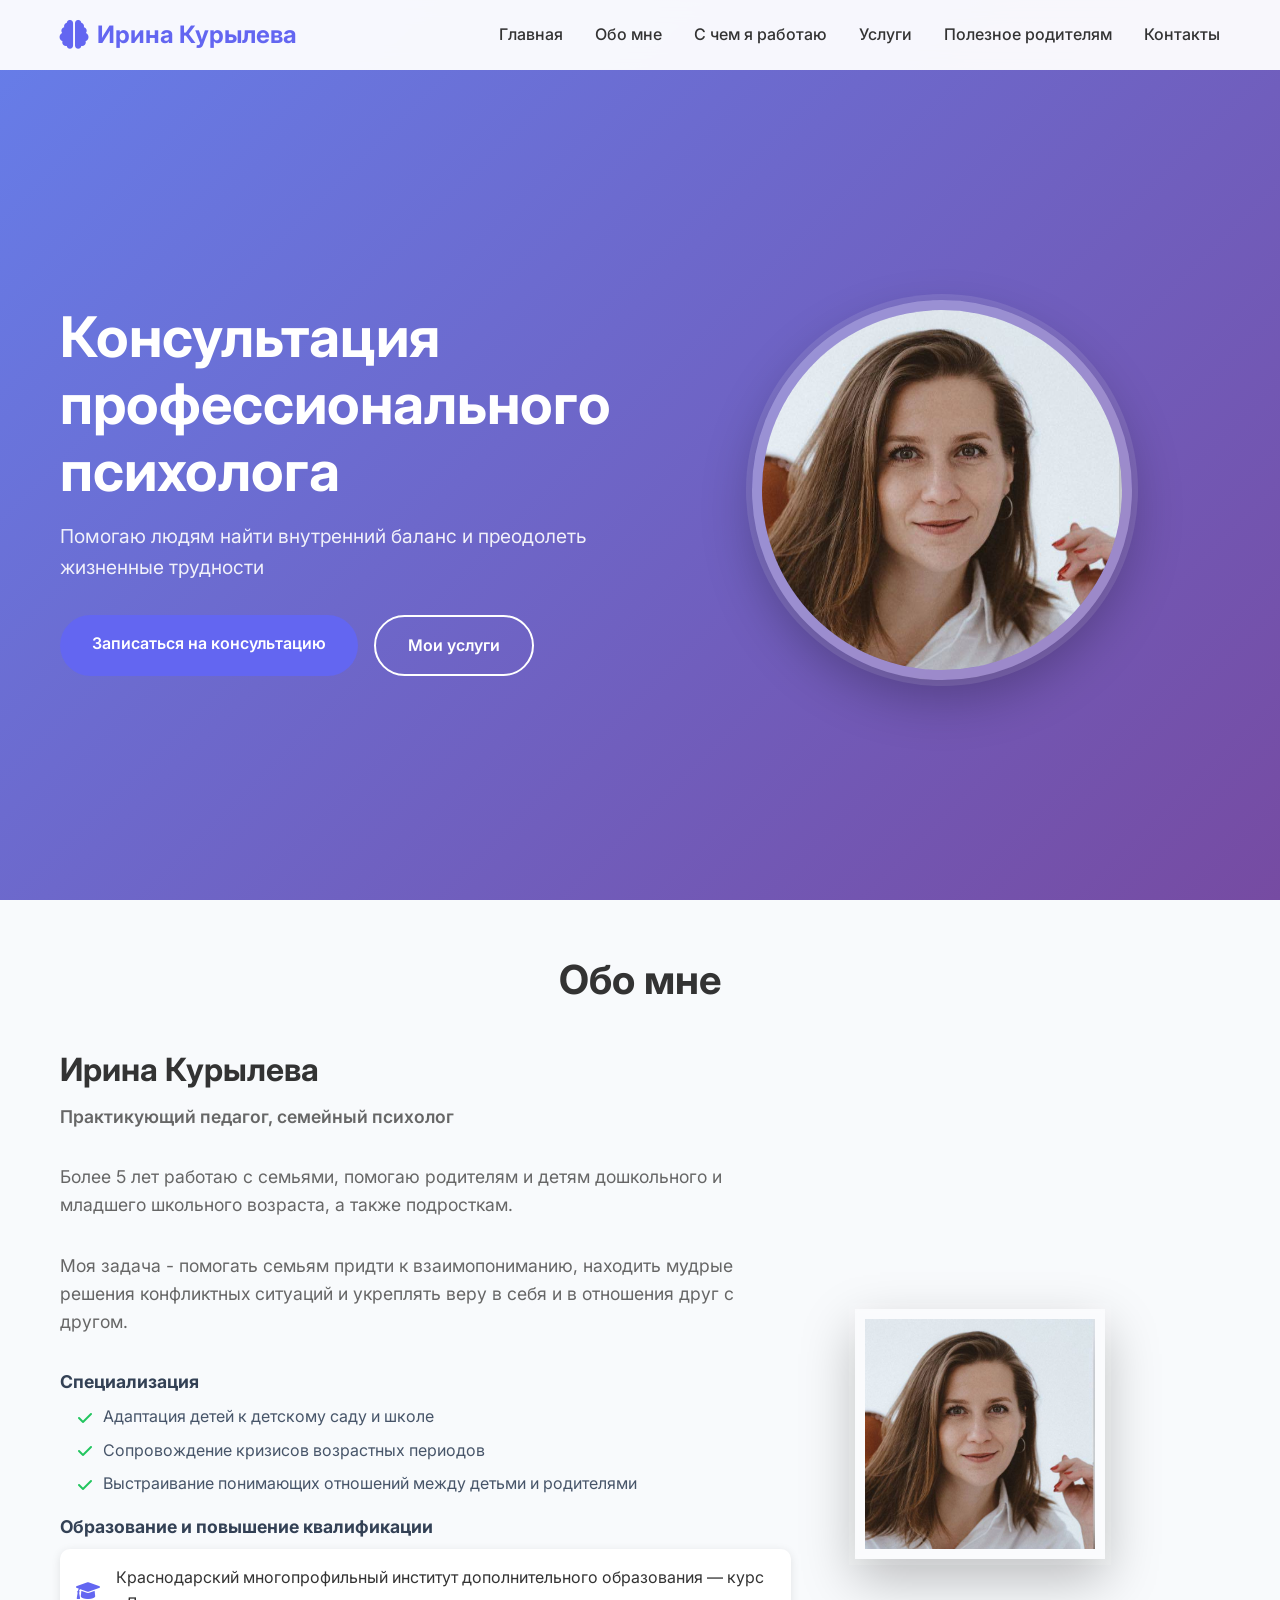
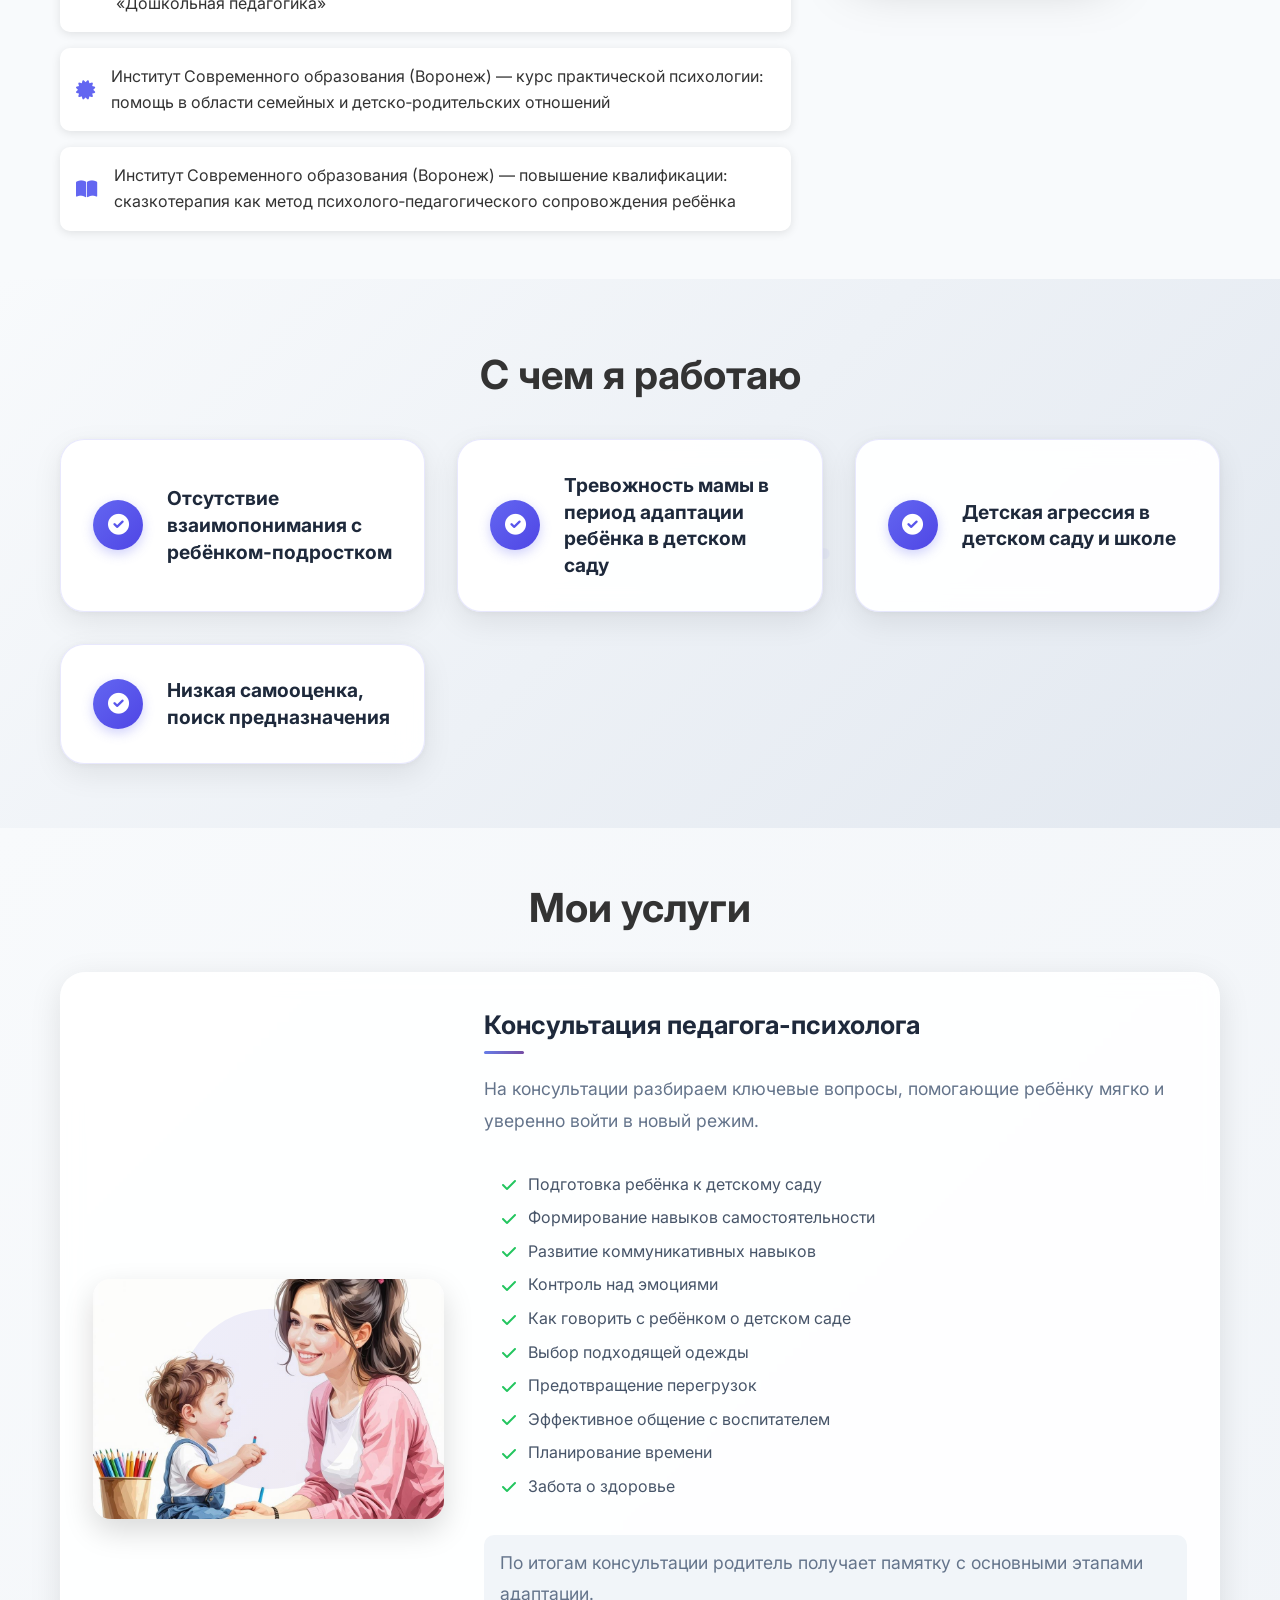
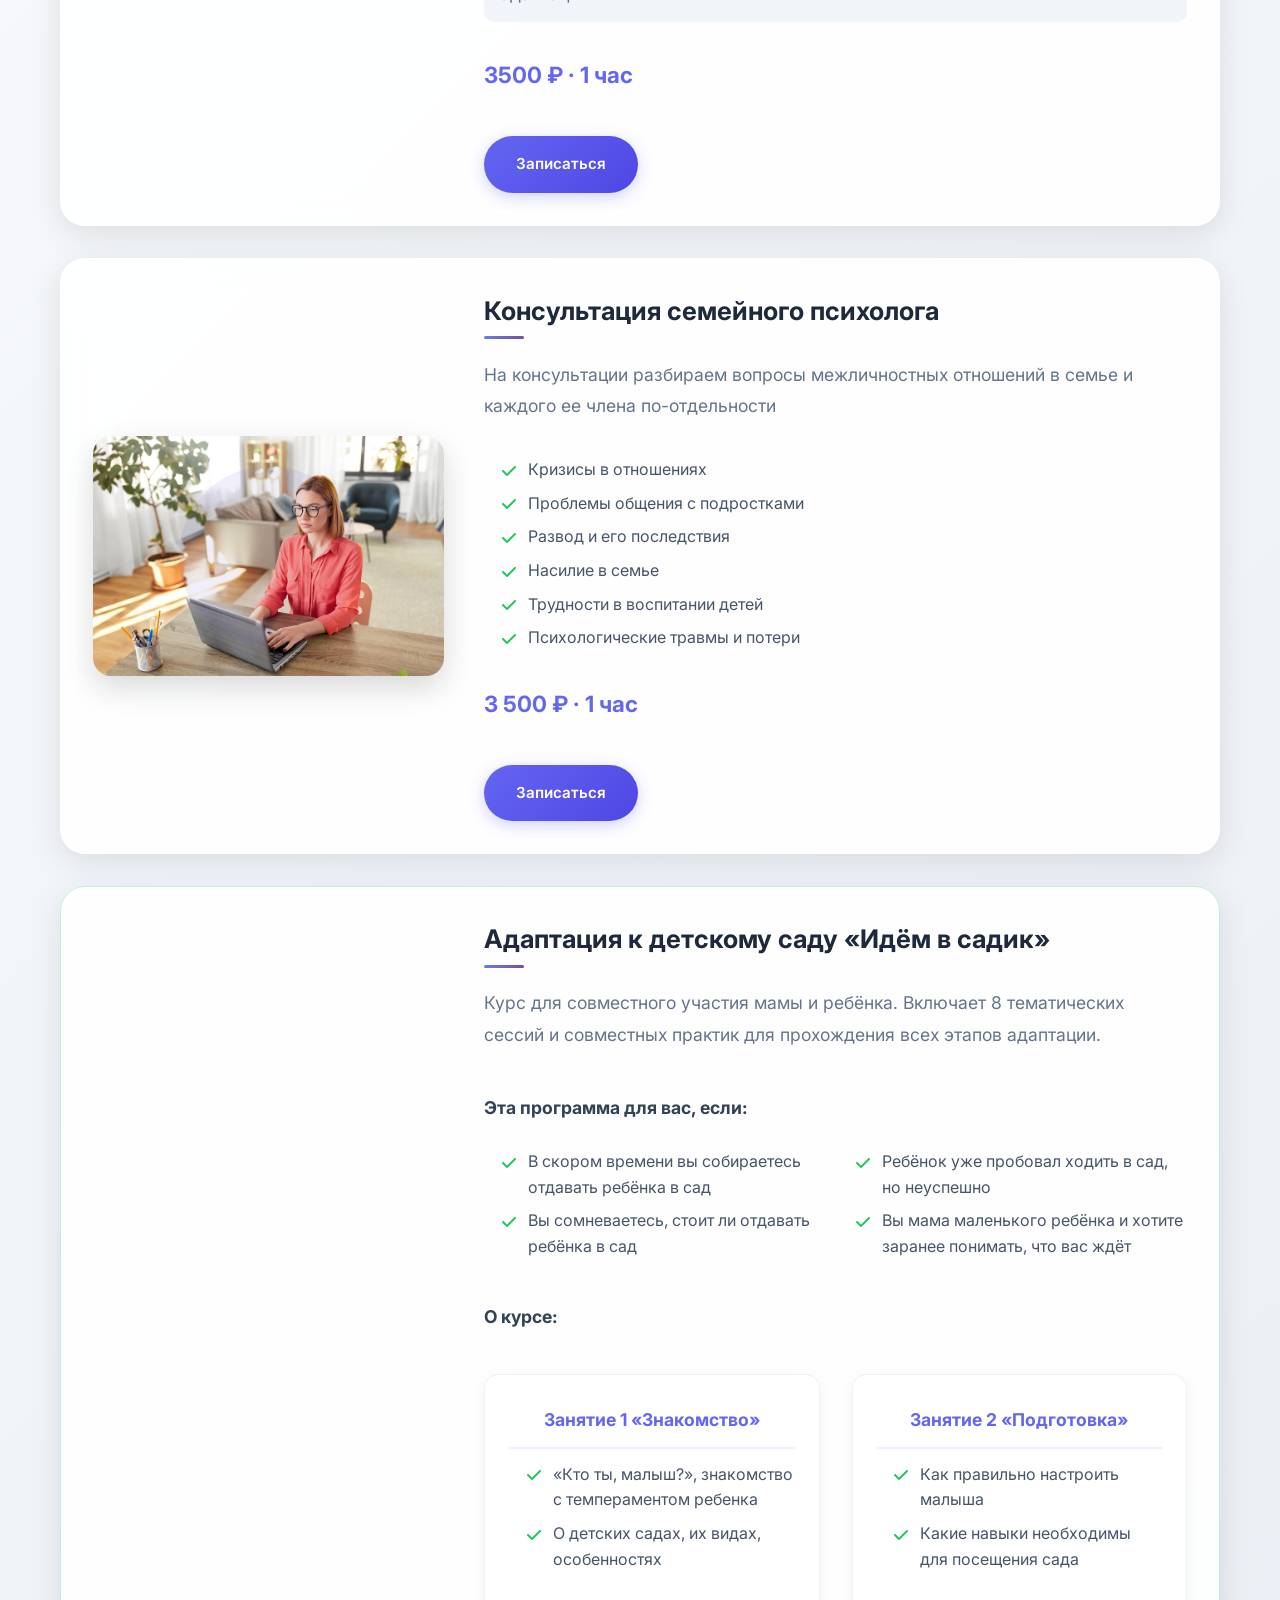
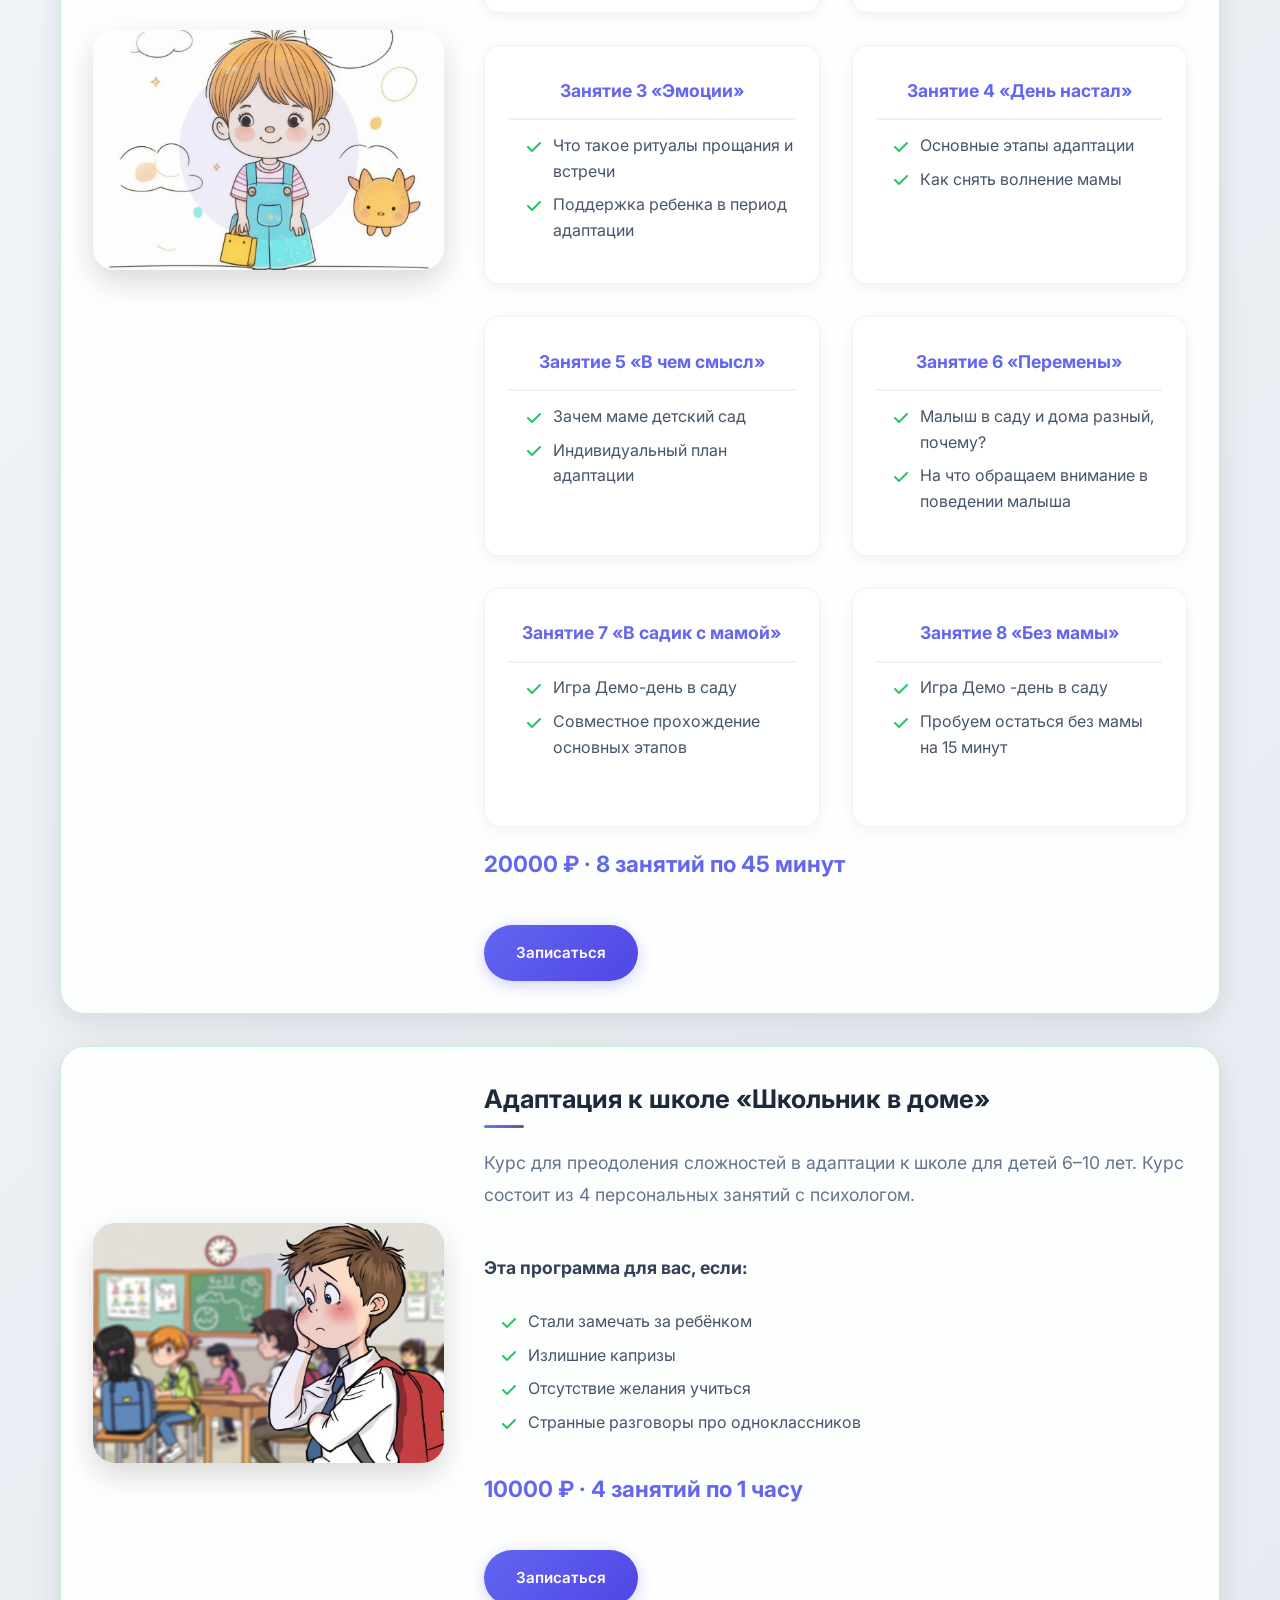
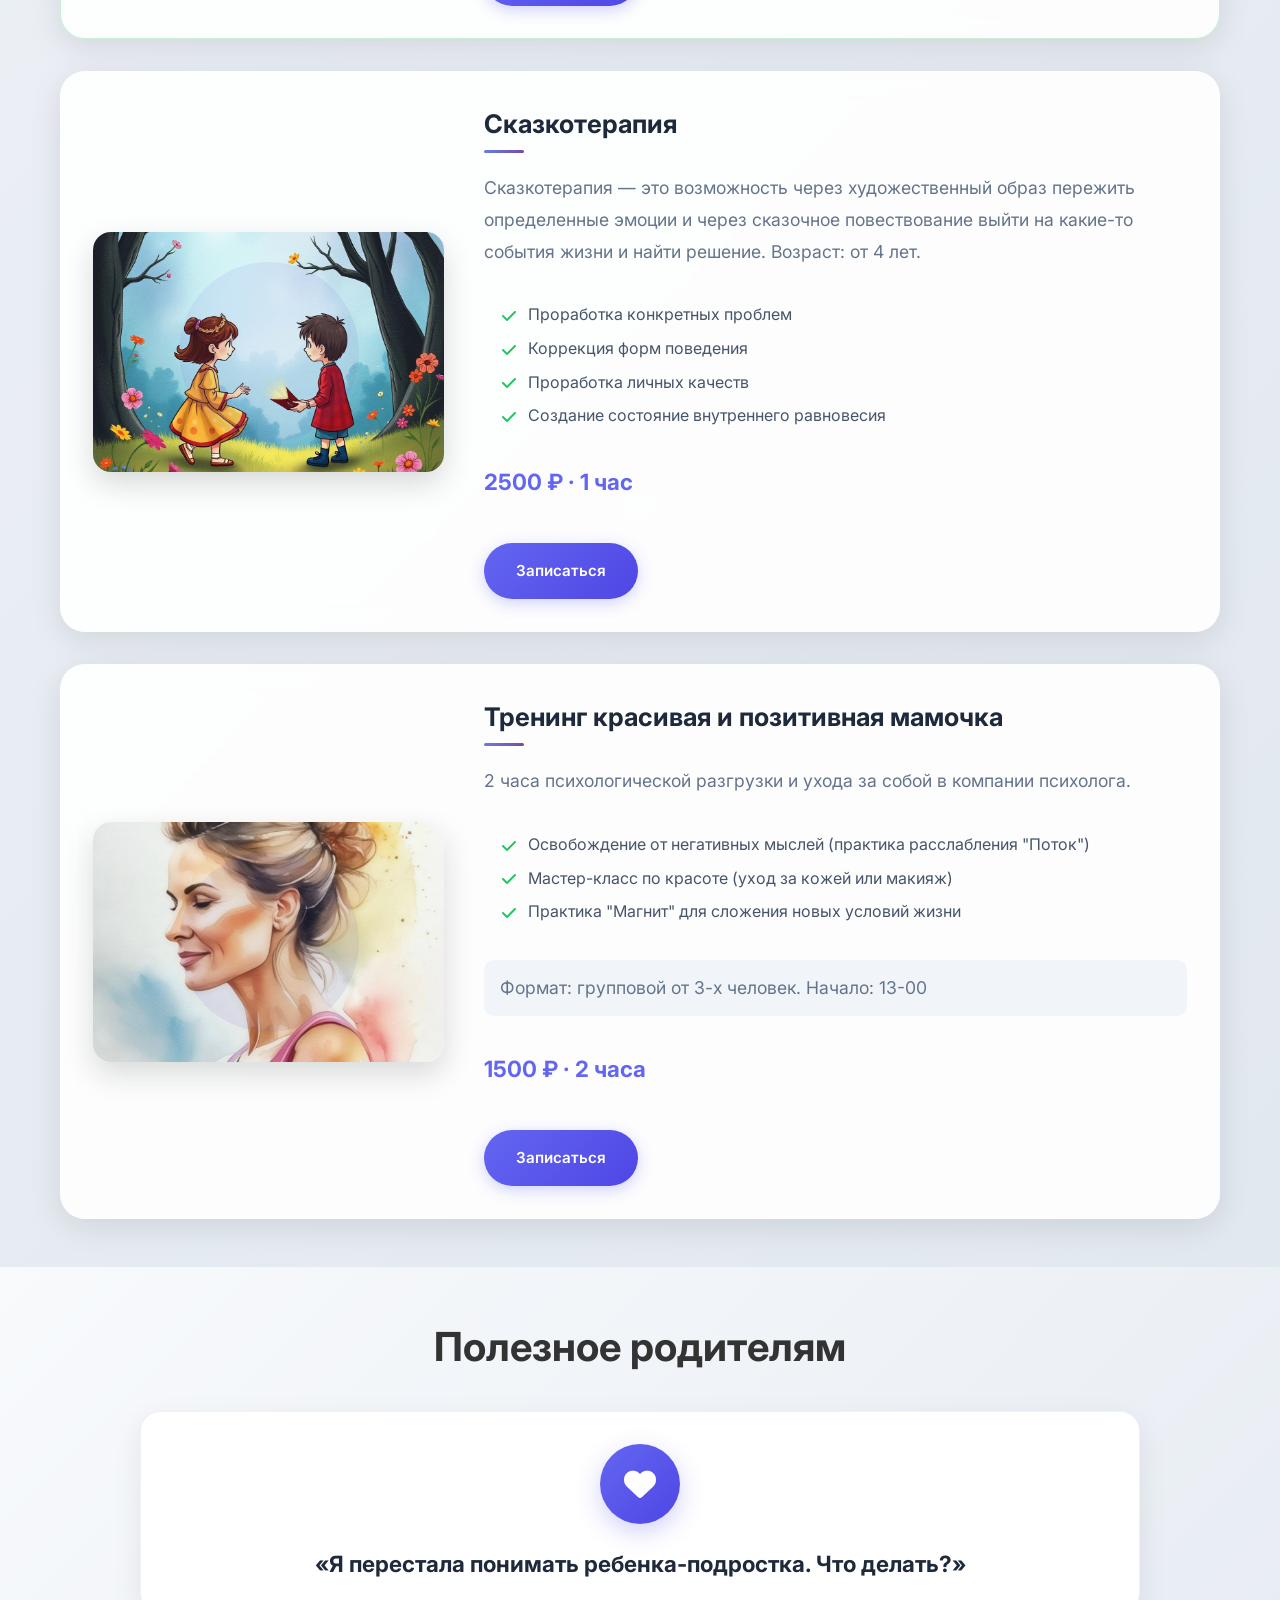
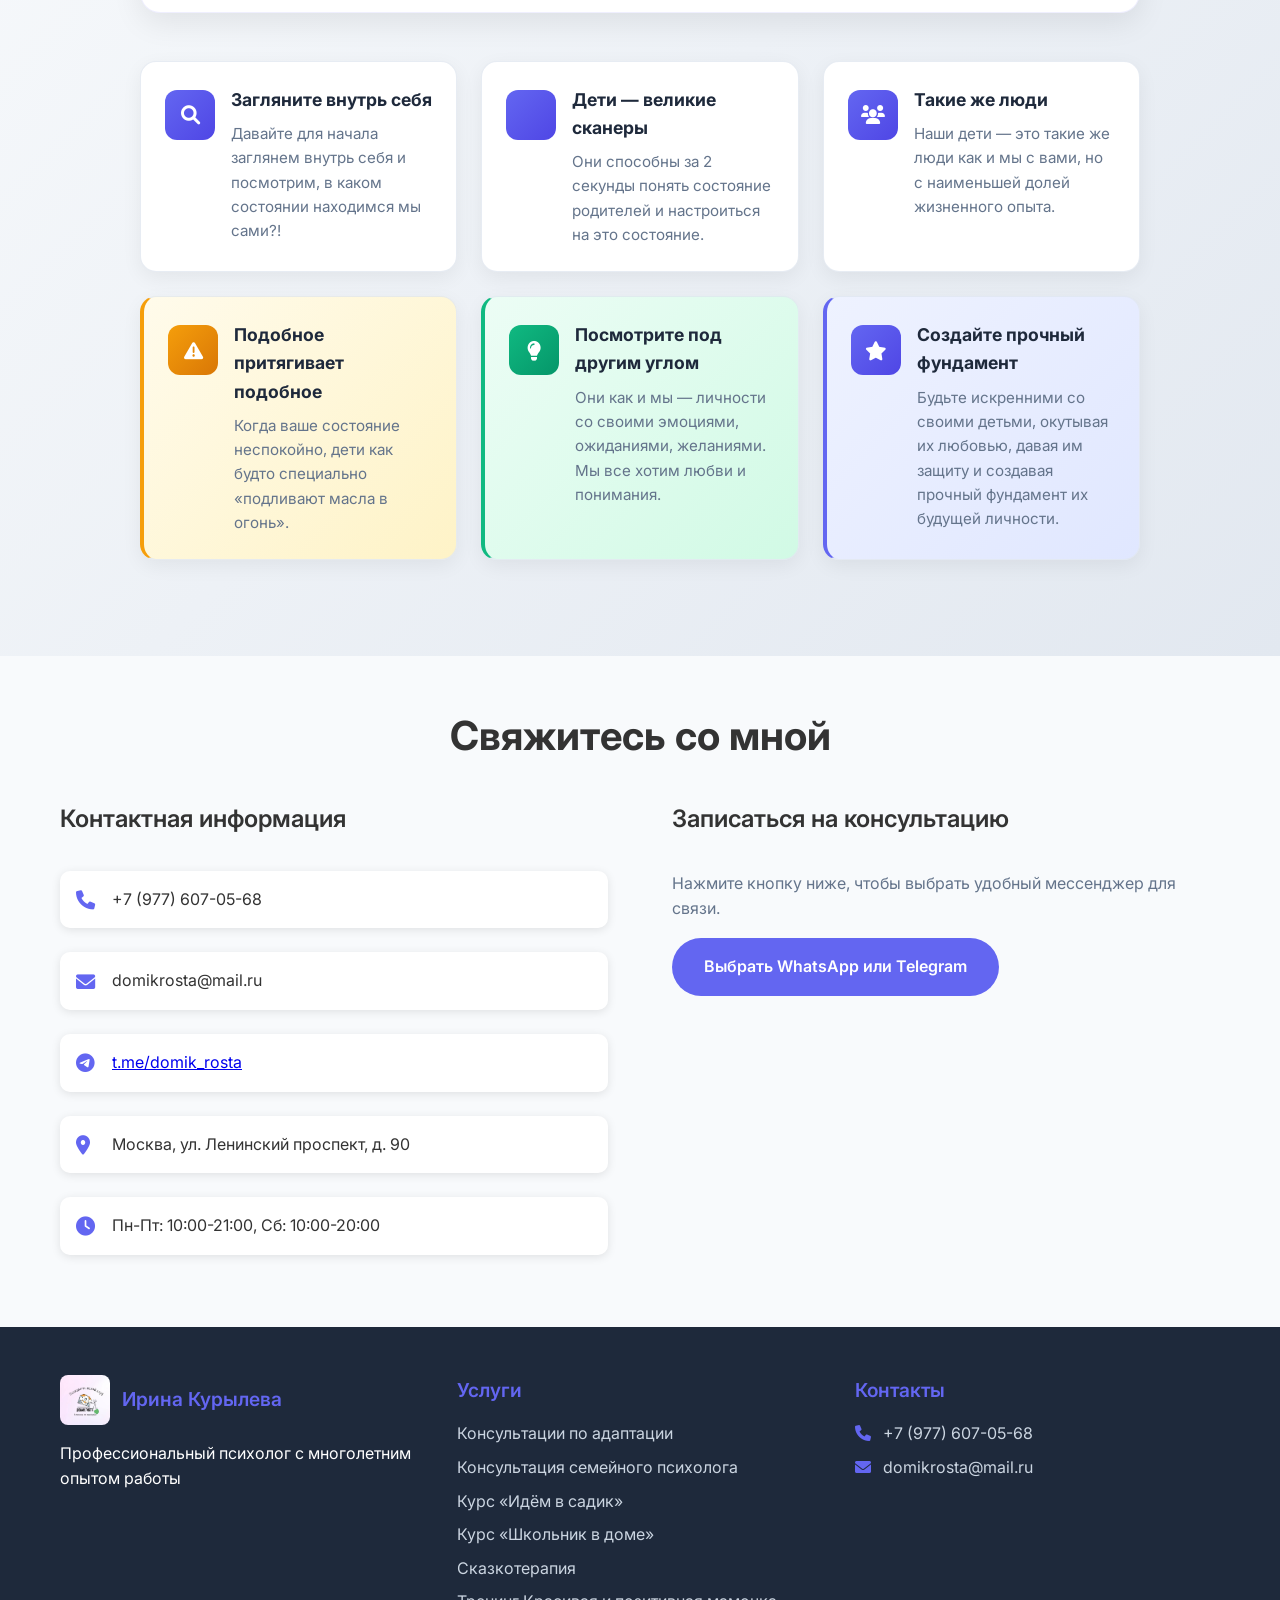
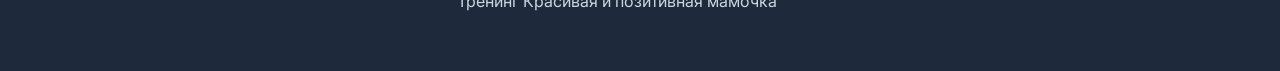
<file: index.html>
<!DOCTYPE html>
<html lang="ru">
<head>
    <meta charset="UTF-8">
    <meta name="viewport" content="width=device-width, initial-scale=1.0">
    <title>Психологическая помощь с детьми - Ирина Курылева</title>
    <link rel="icon" type="image/jpeg" href="picture/logo.jpg">
    <link rel="stylesheet" href="styles.css?v=2.1">
    <link href="https://fonts.googleapis.com/css2?family=Inter:wght@300;400;500;600;700&display=swap" rel="stylesheet">
    <link rel="stylesheet" href="https://cdnjs.cloudflare.com/ajax/libs/font-awesome/6.0.0/css/all.min.css">
    
    <!-- Yandex.Metrika counter -->
    <script type="text/javascript">
        (function(m,e,t,r,i,k,a){
            m[i]=m[i]||function(){(m[i].a=m[i].a||[]).push(arguments)};
            m[i].l=1*new Date();
            for (var j = 0; j < document.scripts.length; j++) {if (document.scripts[j].src === r) { return; }}
            k=e.createElement(t),a=e.getElementsByTagName(t)[0],k.async=1,k.src=r,a.parentNode.insertBefore(k,a)
        })(window, document,'script','https://mc.yandex.ru/metrika/tag.js?id=104147219', 'ym');

        ym(104147219, 'init', {ssr:true, webvisor:true, clickmap:true, ecommerce:"dataLayer", accurateTrackBounce:true, trackLinks:true});
    </script>
    <noscript><div><img src="https://mc.yandex.ru/watch/104147219" style="position:absolute; left:-9999px;" alt="" /></div></noscript>
    <!-- /Yandex.Metrika counter -->
</head>
<body>
    <!-- Навигация -->
    <nav class="navbar">
        <div class="nav-container">
            <div class="nav-logo">
                <i class="fas fa-brain"></i>
                <span>Ирина Курылева</span>
            </div>
            <ul class="nav-menu">
                <li><a href="#home" class="nav-link">Главная</a></li>
                <li><a href="#about" class="nav-link">Обо мне</a></li>
                <li><a href="#work-with" class="nav-link">С чем я работаю</a></li>
                <li><a href="#services" class="nav-link">Услуги</a></li>
                <li><a href="#parents-tips" class="nav-link">Полезное родителям</a></li>
                <li><a href="#contact" class="nav-link">Контакты</a></li>
            </ul>
            <div class="hamburger">
                <span class="bar"></span>
                <span class="bar"></span>
                <span class="bar"></span>
            </div>
        </div>
    </nav>

    <!-- Главная секция -->
    <section id="home" class="hero">
        <div class="hero-container">
            <div class="hero-content">
                <h1 class="hero-title">Консультация профессионального психолога</h1>
                <p class="hero-subtitle">Помогаю людям найти внутренний баланс и преодолеть жизненные трудности</p>
                <div class="hero-buttons">
                    <a href="messengers.html" class="btn btn-primary">Записаться на консультацию</a>
                    <a href="#services" class="btn btn-secondary">Мои услуги</a>
                </div>
            </div>
            <div class="hero-image">
                <img src="picture/mainphoto.jpg" alt="Психолог" class="hero-photo">
            </div>
        </div>
    </section>



    

    <!-- Обо мне -->
    <section id="about" class="about">
        <div class="container">
            <h2 class="section-title">Обо мне</h2>
            <div class="about-content">
                <div class="about-text">
                    <h3>Ирина Курылева</h3>
                    <p class="profession">Практикующий педагог, семейный психолог</p>
                    <p>Более 5 лет работаю с семьями, помогаю родителям и детям дошкольного и младшего школьного возраста, а также подросткам.</p>
                    <p>Моя задача - помогать семьям придти к взаимопониманию, находить мудрые решения конфликтных ситуаций и укреплять веру в себя и в отношения друг с другом.</p>
                    <h4 class="service-subtitle">Специализация</h4>
                    <ul class="service-list">
                        <li>Адаптация детей к детскому саду и школе</li>
                        <li>Сопровождение кризисов возрастных периодов</li>
                        <li>Выстраивание понимающих отношений между детьми и родителями</li>
                    </ul>
                    <h4 class="service-subtitle">Образование и повышение квалификации</h4>
                    <div class="credentials">
                        <div class="credential">
                            <i class="fas fa-graduation-cap"></i>
                            <span>Краснодарский многопрофильный институт дополнительного образования — курс «Дошкольная педагогика»</span>
                        </div>
                        <div class="credential">
                            <i class="fas fa-certificate"></i>
                            <span>Институт Современного образования (Воронеж) — курс практической психологии: помощь в области семейных и детско‑родительских отношений</span>
                        </div>
                        <div class="credential">
                            <i class="fas fa-book-open"></i>
                            <span>Институт Современного образования (Воронеж) — повышение квалификации: сказкотерапия как метод психолого‑педагогического сопровождения ребёнка</span>
                        </div>
                    </div>
                </div>
                <div class="about-image">
                    <img src="picture/mainphoto.jpg" alt="Ирина Курылева" class="about-photo">
                </div>
            </div>
        </div>
    </section>

    <!-- С чем я работаю -->
    <section id="work-with" class="work-with">
        <div class="container">
            <h2 class="section-title">С чем я работаю</h2>
            <div class="work-grid">
                <a class="work-card" href="#service-fairytale">
                    <div class="work-card__icon">
                        <i class="fas fa-check-circle"></i>
                    </div>
                    <div class="work-card__content">
                        <div class="work-card__title">Отсутствие взаимопонимания с ребёнком-подростком</div>
                    </div>
                </a>
                <a class="work-card" href="#service-kindergarten-course">
                    <div class="work-card__icon">
                        <i class="fas fa-check-circle"></i>
                    </div>
                    <div class="work-card__content">
                        <div class="work-card__title">Тревожность мамы в период адаптации ребёнка в детском саду</div>
                    </div>
                </a>
                <a class="work-card" href="#service-pedagog-consult">
                    <div class="work-card__icon">
                        <i class="fas fa-check-circle"></i>
                    </div>
                    <div class="work-card__content">
                        <div class="work-card__title">Детская агрессия в детском саду и школе</div>
                    </div>
                </a>
                <a class="work-card" href="#service-family-consult">
                    <div class="work-card__icon">
                        <i class="fas fa-check-circle"></i>
                    </div>
                    <div class="work-card__content">
                        <div class="work-card__title">Низкая самооценка, поиск предназначения</div>
                    </div>
                </a>
            </div>
        </div>
    </section>

    <!-- Услуги -->
    <section id="services" class="services">
        <div class="container">
            <h2 class="section-title">Мои услуги</h2>
            <div class="services-container">
                <div class="service-item" id="service-pedagog-consult">
                    <div class="service-image">
                        <img src="picture/consultation.jpg" alt="Консультации по адаптации" class="service-photo">
                    </div>
                    <div class="service-content">
                        <h3>Консультация педагога-психолога</h3>
                        <p>На консультации разбираем ключевые вопросы, помогающие ребёнку мягко и уверенно войти в новый режим.</p>
                        <ul class="service-list">
                            <li>Подготовка ребёнка к детскому саду</li>
                            <li>Формирование навыков самостоятельности</li>
                            <li>Развитие коммуникативных навыков</li>
                            <li>Контроль над эмоциями</li>
                            <li>Как говорить с ребёнком о детском саде</li>
                            <li>Выбор подходящей одежды</li>
                            <li>Предотвращение перегрузок</li>
                            <li>Эффективное общение с воспитателем</li>
                            <li>Планирование времени</li>
                            <li>Забота о здоровье</li>
                        </ul>
                        <p class="service-note">По итогам консультации родитель получает памятку с основными этапами адаптации.</p>
                        <div class="service-price">3500 ₽ · 1 час</div>
                        <a href="messengers.html" class="btn btn-primary">Записаться</a>
                    </div>
                </div>
                
                <div class="service-item" id="service-family-consult">
                    <div class="service-image">
                        <img src="picture/family.jpg" alt="Консультация семейного психолога" class="service-photo">
                    </div>
                    <div class="service-content">
                        <h3>Консультация семейного психолога</h3>
                        <p>На консультации разбираем вопросы межличностных отношений в семье и каждого ее члена по-отдельности</p>
                        <ul class="service-list">
                            <li>Кризисы в отношениях</li>
                            <li>Проблемы общения с подростками</li>
                            <li>Развод и его последствия</li>
                            <li>Насилие в семье</li>
                            <li>Трудности в воспитании детей</li>
                            <li>Психологические травмы и потери</li>
                        </ul>
                        <div class="service-price">3    500 ₽ · 1 час</div>
                        <a href="messengers.html" class="btn btn-primary">Записаться</a>
                    </div>
                </div>
                
                <div class="service-item service-item--course" id="service-kindergarten-course">
                    <div class="service-image">
                        <img src="picture/kindergarten.jpg" alt="Курс мягкой адаптации к детскому саду" class="service-photo">
                    </div>
                    <div class="service-content">
                        <h3>Адаптация к детскому саду «Идём в садик»</h3>
                        <p>Курс для совместного участия мамы и ребёнка. Включает 8 тематических сессий и совместных практик для прохождения всех этапов адаптации.</p>
                        <h4 class="service-subtitle">Эта программа для вас, если:</h4>
                        <ul class="service-list service-list--cols">
                            <li>В скором времени вы собираетесь отдавать ребёнка в сад</li>
                            <li>Ребёнок уже пробовал ходить в сад, но неуспешно</li>
                            <li>Вы сомневаетесь, стоит ли отдавать ребёнка в сад</li>
                            <li>Вы мама маленького ребёнка и хотите заранее понимать, что вас ждёт</li>
                        </ul>
                        <h4 class="service-subtitle">О курсе:</h4>
                        <div class="course-schedule">
                            <div class="course-lesson">
                                <h5>Занятие 1 «Знакомство»</h5>
                                <ul class="service-list">
                                    <li>«Кто ты, малыш?», знакомство с темпераментом ребенка</li>
                                    <li>О детских садах, их видах, особенностях</li>
                                </ul>
                            </div>
                            <div class="course-lesson">
                                <h5>Занятие 2 «Подготовка»</h5>
                                <ul class="service-list">
                                    <li>Как правильно настроить малыша</li>
                                    <li>Какие навыки необходимы для посещения сада</li>
                                </ul>
                            </div>
                            <div class="course-lesson">
                                <h5>Занятие 3 «Эмоции»</h5>
                                <ul class="service-list">
                                    <li>Что такое ритуалы прощания и встречи</li>
                                    <li>Поддержка ребенка в период адаптации</li>
                                </ul>
                            </div>
                            <div class="course-lesson">
                                <h5>Занятие 4 «День настал»</h5>
                                <ul class="service-list">
                                    <li>Основные этапы адаптации</li>
                                    <li>Как снять волнение мамы</li>
                                </ul>
                            </div>
                            <div class="course-lesson">
                                <h5>Занятие 5 «В чем смысл»</h5>
                                <ul class="service-list">
                                    <li>Зачем маме детский сад</li>
                                    <li>Индивидуальный план адаптации</li>
                                </ul>
                            </div>
                            <div class="course-lesson">
                                <h5>Занятие 6 «Перемены»</h5>
                                <ul class="service-list">
                                    <li>Малыш в саду и дома разный, почему?</li>
                                    <li>На что обращаем внимание в поведении малыша</li>
                                </ul>
                            </div>
                            <div class="course-lesson">
                                <h5>Занятие 7 «В садик с мамой»</h5>
                                <ul class="service-list">
                                    <li>Игра Демо-день в саду</li>
                                    <li>Совместное прохождение основных этапов</li>
                                </ul>
                            </div>
                            <div class="course-lesson">
                                <h5>Занятие 8 «Без мамы»</h5>
                                <ul class="service-list">
                                    <li>Игра Демо -день в саду</li>
                                    <li>Пробуем остаться без мамы на 15 минут</li>
                                </ul>
                            </div>
                        </div>
                        <div class="service-price">20000 ₽ · 8 занятий по 45 минут</div>
                        <a href="messengers.html" class="btn btn-primary">Записаться</a>
                    </div>
                </div>
                
                <div class="service-item service-item--course" id="service-school-course">
                    <div class="service-image">
                        <img src="picture/school.jpg" alt="Адаптация к школе — Школьник в доме" class="service-photo">
                    </div>
                    <div class="service-content">
                        <h3>Адаптация к школе «Школьник в доме»</h3>
                        <p>Курс для преодоления сложностей в адаптации к школе для детей 6–10 лет. Курс состоит из 4 персональных занятий с психологом.</p>
                        <h4 class="service-subtitle">Эта программа для вас, если:</h4>
                        <ul class="service-list">
                            <li>Стали замечать за ребёнком</li>
                            <li>Излишние капризы</li>
                            <li>Отсутствие желания учиться</li>
                            <li>Странные разговоры про одноклассников</li>
                        </ul>
                        <div class="service-price">10000 ₽ · 4 занятий по 1 часу</div>
                        <a href="messengers.html" class="btn btn-primary">Записаться</a>
                    </div>
                </div>
                
                <div class="service-item" id="service-fairytale">
                    <div class="service-image">
                        <img src="picture/fairytaletherapy.jpg" alt="Сказкотерапия" class="service-photo">
                    </div>
                    <div class="service-content">
                        <h3>Сказкотерапия</h3>
                        <p>Сказкотерапия — это возможность через художественный образ пережить определенные эмоции и через сказочное повествование выйти на какие-то события жизни и найти решение. Возраст: от 4 лет.</p>
                        <ul class="service-list">
                            <li>Проработка конкретных проблем</li>
                            <li>Коррекция форм поведения</li>
                            <li>Проработка личных качеств</li>
                            <li>Создание состояние внутреннего равновесия</li>
                        </ul>
                        <div class="service-price">2500 ₽ · 1 час</div>
                        <a href="messengers.html" class="btn btn-primary">Записаться</a>
                    </div>
                </div>
                
                <div class="service-item">
                    <div class="service-image">
                        <img src="picture/trening.jpg" alt="Тренинг Красивая и позитивная мамочка" class="service-photo">
                    </div>
                    <div class="service-content">
                        <h3>Тренинг красивая и позитивная мамочка</h3>
                        <p>2 часа психологической разгрузки и ухода за собой в компании психолога.</p>
                        <ul class="service-list">
                            <li>Освобождение от негативных мыслей (практика расслабления "Поток")</li>
                            <li>Мастер-класс по красоте (уход за кожей или макияж)</li>
                            <li>Практика "Магнит" для сложения новых условий жизни</li>
                        </ul>
                        <p class="service-note">Формат: групповой от 3-х человек. Начало: 13-00</p>
                        <div class="service-price">1500 ₽ · 2 часа</div>
                        <a href="messengers.html" class="btn btn-primary">Записаться</a>
                    </div>
                </div>
            </div>
        </div>
    </section>

    <!-- Полезное родителям -->
    <section id="parents-tips" class="parents-tips">
        <div class="container">
            <h2 class="section-title">Полезное родителям</h2>
            <div class="parents-tips-wrapper">
                <div class="tips-header">
                    <div class="tips-icon">
                        <i class="fas fa-heart"></i>
                    </div>
                    <h3 class="tips-question">«Я перестала понимать ребенка-подростка. Что делать?»</h3>
                </div>
                
                <div class="tips-content">
                    <div class="tip-card">
                        <div class="tip-icon">
                            <i class="fas fa-search"></i>
                        </div>
                        <div class="tip-text">
                            <h4>Загляните внутрь себя</h4>
                            <p>Давайте для начала заглянем внутрь себя и посмотрим, в каком состоянии находимся мы сами?!</p>
                        </div>
                    </div>
                    
                    <div class="tip-card">
                        <div class="tip-icon">
                            <i class="fas fa-radar"></i>
                        </div>
                        <div class="tip-text">
                            <h4>Дети — великие сканеры</h4>
                            <p>Они способны за 2 секунды понять состояние родителей и настроиться на это состояние.</p>
                        </div>
                    </div>
                    
                    <div class="tip-card">
                        <div class="tip-icon">
                            <i class="fas fa-users"></i>
                        </div>
                        <div class="tip-text">
                            <h4>Такие же люди</h4>
                            <p>Наши дети — это такие же люди как и мы с вами, но с наименьшей долей жизненного опыта.</p>
                        </div>
                    </div>
                    
                    <div class="tip-card tip-card--warning">
                        <div class="tip-icon">
                            <i class="fas fa-exclamation-triangle"></i>
                        </div>
                        <div class="tip-text">
                            <h4>Подобное притягивает подобное</h4>
                            <p>Когда ваше состояние неспокойно, дети как будто специально «подливают масла в огонь».</p>
                        </div>
                    </div>
                    
                    <div class="tip-card tip-card--solution">
                        <div class="tip-icon">
                            <i class="fas fa-lightbulb"></i>
                        </div>
                        <div class="tip-text">
                            <h4>Посмотрите под другим углом</h4>
                            <p>Они как и мы — личности со своими эмоциями, ожиданиями, желаниями. Мы все хотим любви и понимания.</p>
                        </div>
                    </div>
                    
                    <div class="tip-card tip-card--highlight">
                        <div class="tip-icon">
                            <i class="fas fa-star"></i>
                        </div>
                        <div class="tip-text">
                            <h4>Создайте прочный фундамент</h4>
                            <p>Будьте искренними со своими детьми, окутывая их любовью, давая им защиту и создавая прочный фундамент их будущей личности.</p>
                        </div>
                    </div>
                </div>
            </div>
        </div>
    </section>


    <!-- Контакты -->
    <section id="contact" class="contact">
        <div class="container">
            <h2 class="section-title">Свяжитесь со мной</h2>
            <div class="contact-content">
                <div class="contact-info">
                    <h3>Контактная информация</h3>
                    <div class="contact-item">
                        <i class="fas fa-phone"></i>
                        <span>+7 (977) 607-05-68</span>
                    </div>
                    <div class="contact-item">
                        <i class="fas fa-envelope"></i>
                        <span>domikrosta@mail.ru</span>
                    </div>
                    <div class="contact-item">
                        <i class="fab fa-telegram"></i>
                        <span><a href="https://t.me/domik_rosta" target="_blank" rel="noopener">t.me/domik_rosta</a></span>
                    </div>
                    <div class="contact-item">
                        <i class="fas fa-map-marker-alt"></i>
                        <span>Москва, ул. Ленинский проспект, д. 90</span>
                    </div>
                    <div class="contact-item">
                        <i class="fas fa-clock"></i>
                        <span>Пн-Пт: 10:00-21:00, Сб: 10:00-20:00</span>
                    </div>
                </div>
                <div class="contact-form">
                    <h3>Записаться на консультацию</h3>
                    <p style="margin-bottom: 1rem; color: #64748b;">Нажмите кнопку ниже, чтобы выбрать удобный мессенджер для связи.</p>
                    <a href="messengers.html" class="btn btn-primary">Выбрать WhatsApp или Telegram</a>
                </div>
            </div>
        </div>
    </section>

    <!-- Футер -->
    <footer class="footer">
        <div class="container">
            <div class="footer-content">
                <div class="footer-section">
                    <div class="footer-logo">
                        <img src="picture/logo.jpg" alt="Логотип" class="footer-logo-image">
                        <h4>Ирина Курылева</h4>
                    </div>
                    <p>Профессиональный психолог с многолетним опытом работы</p>
                </div>
                <div class="footer-section">
                    <h4>Услуги</h4>
                    <ul>
                        <li><a href="#services">Консультации по адаптации</a></li>
                        <li><a href="#services">Консультация семейного психолога</a></li>
                        <li><a href="#services">Курс «Идём в садик»</a></li>
                        <li><a href="#service-school-course">Курс «Школьник в доме»</a></li>
                        <li><a href="#services">Сказкотерапия</a></li>
                        <li><a href="#services">Тренинг Красивая и позитивная мамочка</a></li>
                    </ul>
                </div>
                <div class="footer-section">
                    <h4>Контакты</h4>
                    <div class="footer-contact">
                        <p><i class="fas fa-phone"></i> +7 (977) 607-05-68</p>
                        <p><i class="fas fa-envelope"></i> domikrosta@mail.ru</p>
                    </div>
                </div>
            </div>
            
        </div>
    </footer>

    <script src="script.js"></script>
</body>
</html>
</file>
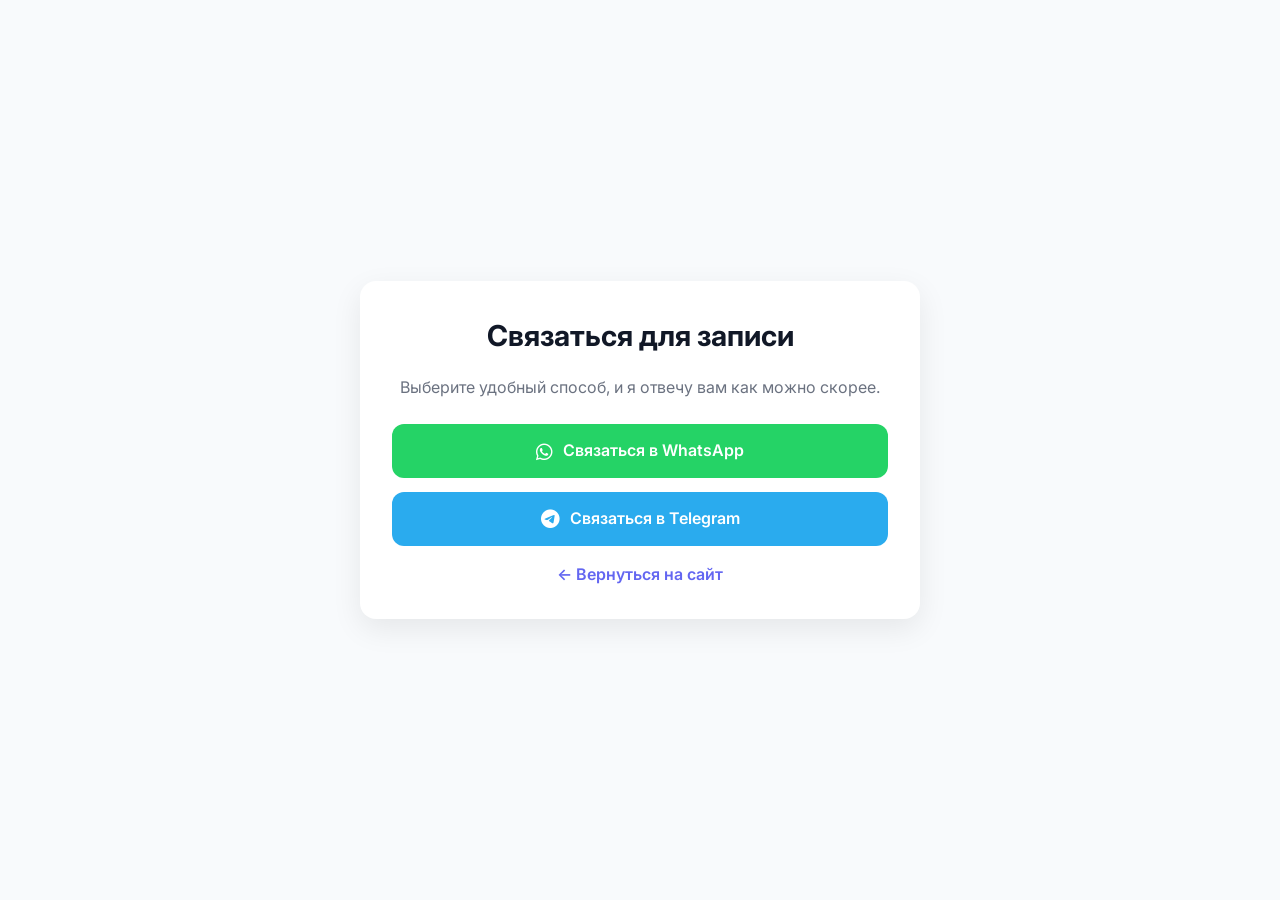
<file: messengers.html>
<!DOCTYPE html>
<html lang="ru">
<head>
    <meta charset="UTF-8">
    <meta name="viewport" content="width=device-width, initial-scale=1.0">
    <title>Связаться — Выбор мессенджера</title>
    <link rel="stylesheet" href="styles.css">
    <link href="https://fonts.googleapis.com/css2?family=Inter:wght@300;400;500;600;700&display=swap" rel="stylesheet">
    <link rel="stylesheet" href="https://cdnjs.cloudflare.com/ajax/libs/font-awesome/6.0.0/css/all.min.css">
    <style>
        body { background: #f8fafc; }
        .messengers-wrapper { min-height: 100vh; display: flex; align-items: center; justify-content: center; padding: 40px 20px; }
        .messengers-card { background: #fff; border-radius: 16px; box-shadow: 0 10px 30px rgba(0,0,0,0.08); padding: 32px; width: 100%; max-width: 560px; text-align: center; }
        .messengers-card h1 { font-size: 1.8rem; margin-bottom: 1rem; color: #111827; }
        .messengers-card p { color: #6b7280; margin-bottom: 1.5rem; }
        .messenger-buttons { display: grid; grid-template-columns: 1fr; gap: 14px; margin-top: 12px; }
        .messenger-btn { display: flex; align-items: center; justify-content: center; gap: 10px; padding: 14px 18px; border-radius: 12px; color: #fff; text-decoration: none; font-weight: 600; transition: transform .2s ease, box-shadow .2s ease; }
        .messenger-btn i { font-size: 1.2rem; }
        .messenger-btn:hover { transform: translateY(-2px); box-shadow: 0 10px 20px rgba(0,0,0,0.12); }
        .btn-wa { background: #25D366; }
        .btn-tg { background: #2AABEE; }
        .back-link { display: inline-block; margin-top: 16px; color: #6366f1; text-decoration: none; font-weight: 600; }
        .back-link:hover { text-decoration: underline; }
    </style>
    <script></script>
    
    <!-- Yandex.Metrika counter -->
    <script type="text/javascript">
        (function(m,e,t,r,i,k,a){
            m[i]=m[i]||function(){(m[i].a=m[i].a||[]).push(arguments)};
            m[i].l=1*new Date();
            for (var j = 0; j < document.scripts.length; j++) {if (document.scripts[j].src === r) { return; }}
            k=e.createElement(t),a=e.getElementsByTagName(t)[0],k.async=1,k.src=r,a.parentNode.insertBefore(k,a)
        })(window, document,'script','https://mc.yandex.ru/metrika/tag.js?id=104147219', 'ym');

        ym(104147219, 'init', {ssr:true, webvisor:true, clickmap:true, ecommerce:"dataLayer", accurateTrackBounce:true, trackLinks:true});
    </script>
    <noscript><div><img src="https://mc.yandex.ru/watch/104147219" style="position:absolute; left:-9999px;" alt="" /></div></noscript>
    <!-- /Yandex.Metrika counter -->
</head>
<body>
    <div class="messengers-wrapper">
        <div class="messengers-card">
            <h1>Связаться для записи</h1>
            <p>Выберите удобный способ, и я отвечу вам как можно скорее.</p>
            <div class="messenger-buttons">
                <a class="messenger-btn btn-wa" href="https://wa.me/79776070568?text=%D0%97%D0%B4%D1%80%D0%B0%D0%B2%D1%81%D1%82%D0%B2%D1%83%D0%B9%D1%82%D0%B5!%20%D0%A5%D0%BE%D1%87%D1%83%20%D0%B7%D0%B0%D0%BF%D0%B8%D1%81%D0%B0%D1%82%D1%8C%D1%81%D1%8F%20%D0%BD%D0%B0%20%D0%BA%D0%BE%D0%BD%D1%81%D1%83%D0%BB%D1%8C%D1%82%D0%B0%D1%86%D0%B8%D1%8E." target="_blank" rel="noopener">
                    <i class="fa-brands fa-whatsapp"></i>
                    Связаться в WhatsApp
                </a>
                <a class="messenger-btn btn-tg" href="https://t.me/irzenka" target="_blank" rel="noopener noreferrer">
                    <i class="fa-brands fa-telegram"></i>
                    Связаться в Telegram
                </a>
            </div>
            <a class="back-link" href="index.html">← Вернуться на сайт</a>
        </div>
    </div>
</body>
</html>
</file>
<file: styles.css>
/* Общие стили */
html {
    width: 100%;
    overflow-x: hidden;
}

* {
    margin: 0;
    padding: 0;
    box-sizing: border-box;
}

body {
    font-family: 'Inter', sans-serif;
    line-height: 1.6;
    color: #333;
    overflow-x: hidden;
    margin: 0;
    padding: 0;
    width: 100%;
    min-height: 100vh;
}

.container {
    max-width: 1200px;
    width: 100%;
    margin: 0 auto;
    padding: 0 20px;
    box-sizing: border-box;
}

/* Навигация */
.navbar {
    position: fixed;
    top: 0;
    width: 100%;
    background: rgba(255, 255, 255, 0.95);
    backdrop-filter: blur(10px);
    z-index: 1000;
    padding: 1rem 0;
    transition: all 0.3s ease;
}

/* Мобильная навигация */
@media (max-width: 768px) {
    .navbar {
        padding: 0.8rem 0;
    }
    
    .nav-container {
        padding: 0 15px;
    }
    
    .nav-logo {
        font-size: 1.3rem;
    }
    
    .nav-logo i {
        font-size: 1.5rem;
    }
    
    /* Анимация гамбургер-меню */
    .hamburger.active .bar:nth-child(2) {
        opacity: 0;
    }
    
    .hamburger.active .bar:nth-child(1) {
        transform: translateY(8px) rotate(45deg);
    }
    
    .hamburger.active .bar:nth-child(3) {
        transform: translateY(-8px) rotate(-45deg);
    }
    
    /* Стили для мобильного меню */
    .nav-menu {
        position: fixed;
        left: -100%;
        top: 70px;
        flex-direction: column;
        background-color: rgba(255, 255, 255, 0.98);
        backdrop-filter: blur(10px);
        width: 100%;
        text-align: center;
        transition: 0.3s ease;
        box-shadow: 0 10px 27px rgba(0, 0, 0, 0.1);
        padding: 2rem 0;
        border-top: 1px solid rgba(0, 0, 0, 0.1);
    }
    
    .nav-menu.active {
        left: 0;
    }
    
    .nav-menu li {
        margin: 1rem 0;
    }
    
    .nav-link {
        font-size: 1.1rem;
        padding: 0.8rem 1rem;
        display: block;
        border-radius: 10px;
        transition: all 0.3s ease;
    }
    
    .nav-link:hover {
        background: rgba(99, 102, 241, 0.1);
        color: #6366f1;
    }
    
    .nav-link::after {
        display: none;
    }
}

.nav-container {
    max-width: 1200px;
    width: 100%;
    margin: 0 auto;
    padding: 0 20px;
    display: flex;
    justify-content: space-between;
    align-items: center;
    box-sizing: border-box;
}

.nav-logo {
    display: flex;
    align-items: center;
    font-size: 1.5rem;
    font-weight: 700;
    color: #6366f1;
}

.nav-logo i {
    margin-right: 0.5rem;
    font-size: 1.8rem;
}

.nav-menu {
    display: flex;
    list-style: none;
    gap: 2rem;
}

.nav-link {
    text-decoration: none;
    color: #333;
    font-weight: 500;
    transition: color 0.3s ease;
    position: relative;
}

.nav-link:hover {
    color: #6366f1;
}

.nav-link::after {
    content: '';
    position: absolute;
    bottom: -5px;
    left: 0;
    width: 0;
    height: 2px;
    background: #6366f1;
    transition: width 0.3s ease;
}

.nav-link:hover::after {
    width: 100%;
}

.hamburger {
    display: none;
    flex-direction: column;
    cursor: pointer;
}

.bar {
    width: 25px;
    height: 3px;
    background: #333;
    margin: 3px 0;
    transition: 0.3s;
}

/* Главная секция */
.hero {
    min-height: 100vh;
    display: flex;
    align-items: center;
    background: linear-gradient(135deg, #667eea 0%, #764ba2 100%);
    color: white;
    padding-top: 80px;
}

.hero-container {
    max-width: 1200px;
    width: 100%;
    margin: 0 auto;
    padding: 0 20px;
    display: grid;
    grid-template-columns: 1fr 1fr;
    gap: 3rem;
    align-items: center;
    box-sizing: border-box;
}

.hero-title {
    font-size: 3.5rem;
    font-weight: 700;
    margin-bottom: 1rem;
    line-height: 1.2;
}

.hero-subtitle {
    font-size: 1.2rem;
    margin-bottom: 2rem;
    opacity: 0.9;
}

.hero-buttons {
    display: flex;
    gap: 1rem;
    flex-wrap: wrap;
}

.btn {
    padding: 1rem 2rem;
    border: none;
    border-radius: 50px;
    font-weight: 600;
    text-decoration: none;
    display: inline-block;
    transition: all 0.3s ease;
    cursor: pointer;
    font-size: 1rem;
}

.btn-primary {
    background: #6366f1;
    color: white;
}

.btn-primary:hover {
    background: #4f46e5;
    transform: translateY(-2px);
    box-shadow: 0 10px 25px rgba(99, 102, 241, 0.3);
}

.btn-secondary {
    background: transparent;
    color: white;
    border: 2px solid white;
}

.btn-secondary:hover {
    background: white;
    color: #6366f1;
    transform: translateY(-2px);
}

.hero-image {
    display: flex;
    justify-content: center;
    align-items: center;
    width: 100%;
}

.hero-photo {
    width: 380px !important;
    height: 380px !important;
    object-fit: cover !important;
    border-radius: 50% !important;
    border: 10px solid rgba(255,255,255,0.3) !important;
    box-shadow: 
        0 0 0 6px rgba(255, 255, 255, 0.1),
        0 20px 50px rgba(0,0,0,0.25),
        inset 0 0 0 2px rgba(255, 255, 255, 0.2) !important;
    backdrop-filter: blur(2px) !important;
    flex-shrink: 0 !important;
    transition: all 0.3s ease !important;
    aspect-ratio: 1 / 1 !important;
}

.hero-photo:hover {
    transform: scale(1.02) !important;
    border-color: rgba(255,255,255,0.4) !important;
    box-shadow: 
        0 0 0 8px rgba(255, 255, 255, 0.15),
        0 25px 60px rgba(0,0,0,0.3),
        inset 0 0 0 2px rgba(255, 255, 255, 0.3) !important;
}

.image-placeholder {
    width: 300px;
    height: 300px;
    background: rgba(255, 255, 255, 0.1);
    border-radius: 50%;
    display: flex;
    align-items: center;
    justify-content: center;
    font-size: 5rem;
    color: rgba(255, 255, 255, 0.7);
}

/* Секции */
.section-title {
    font-size: 2.5rem;
    font-weight: 700;
    text-align: center;
    margin-bottom: 2rem;
    color: #333;
}

/* Обо мне */
.about {
    padding: 3rem 0;
    background: #f8fafc;
}

.about-content {
    display: grid;
    grid-template-columns: 2fr 1fr;
    gap: 4rem;
    align-items: center;
}

.about-text h3 {
    font-size: 2rem;
    font-weight: 700;
    margin-bottom: 0.5rem;
    color: #333;
}

.profession {
    font-size: 1.2rem;
    color: #6366f1;
    font-weight: 600;
    margin-bottom: 1rem;
}

.about-text p {
    margin-bottom: 2rem;
    font-size: 1.1rem;
    color: #666;
}

.credentials {
    display: flex;
    flex-direction: column;
    gap: 1rem;
}

.credential {
    display: flex;
    align-items: center;
    gap: 1rem;
    padding: 1rem;
    background: white;
    border-radius: 10px;
    box-shadow: 0 2px 10px rgba(0, 0, 0, 0.1);
}

.credential i {
    color: #6366f1;
    font-size: 1.2rem;
}

.about-image .image-placeholder {
    width: 250px;
    height: 250px;
    background: linear-gradient(135deg, #667eea 0%, #764ba2 100%);
    color: white;
    font-size: 4rem;
}

/* Услуги */
.services {
    padding: 3rem 0;
    background: linear-gradient(135deg, #f8fafc 0%, #e2e8f0 100%);
    position: relative;
    overflow: hidden;
}

.services::before {
    content: '';
    position: absolute;
    top: 0;
    left: 0;
    right: 0;
    bottom: 0;
    background: url('data:image/svg+xml,<svg xmlns="http://www.w3.org/2000/svg" viewBox="0 0 100 100"><defs><pattern id="grain" width="100" height="100" patternUnits="userSpaceOnUse"><circle cx="50" cy="50" r="1" fill="%23ffffff" opacity="0.1"/></pattern></defs><rect width="100" height="100" fill="url(%23grain)"/></svg>');
    pointer-events: none;
}

.work-with {
    padding: 4rem 0;
    background: linear-gradient(135deg, #f8fafc 0%, #e2e8f0 100%);
    position: relative;
    overflow: hidden;
}

.work-with::before {
    content: '';
    position: absolute;
    top: 0;
    left: 0;
    right: 0;
    bottom: 0;
    background: url('data:image/svg+xml,<svg xmlns="http://www.w3.org/2000/svg" viewBox="0 0 100 100"><defs><pattern id="work-pattern" width="100" height="100" patternUnits="userSpaceOnUse"><circle cx="50" cy="50" r="1" fill="%236366f1" opacity="0.05"/></pattern></defs><rect width="100" height="100" fill="url(%23work-pattern)"/></svg>');
    pointer-events: none;
}

.work-grid {
    display: grid;
    grid-template-columns: repeat(auto-fit, minmax(300px, 1fr));
    gap: 2rem;
    position: relative;
    z-index: 1;
}

.work-card {
    display: flex;
    align-items: center;
    gap: 1.5rem;
    padding: 2rem;
    background: rgba(255, 255, 255, 0.95);
    backdrop-filter: blur(12px);
    border-radius: 24px;
    border: 1px solid rgba(99, 102, 241, 0.15);
    box-shadow: 
        0 10px 30px rgba(0, 0, 0, 0.08),
        0 1px 8px rgba(0, 0, 0, 0.05);
    text-decoration: none;
    color: #0f172a;
    transition: all 0.4s cubic-bezier(0.4, 0, 0.2, 1);
    position: relative;
    overflow: hidden;
    min-height: 100px;
}

.work-card::before {
    content: '';
    position: absolute;
    inset: 0;
    background: linear-gradient(135deg, rgba(99, 102, 241, 0.08) 0%, rgba(118, 75, 162, 0.08) 100%);
    opacity: 0;
    transition: opacity 0.4s ease;
    border-radius: 24px;
}

.work-card::after {
    content: '';
    position: absolute;
    top: 0;
    left: 0;
    right: 0;
    height: 4px;
    background: linear-gradient(135deg, #6366f1 0%, #4f46e5 100%);
    transform: scaleX(0);
    transform-origin: left;
    transition: transform 0.4s ease;
}

.work-card:hover::before {
    opacity: 1;
}

.work-card:hover::after {
    transform: scaleX(1);
}

.work-card:hover {
    transform: translateY(-8px) scale(1.02);
    border-color: rgba(99, 102, 241, 0.4);
    box-shadow: 
        0 20px 40px rgba(0, 0, 0, 0.12),
        0 8px 16px rgba(99, 102, 241, 0.15);
}

.work-card__icon {
    width: 50px;
    height: 50px;
    background: linear-gradient(135deg, #6366f1 0%, #4f46e5 100%);
    border-radius: 50%;
    display: flex;
    align-items: center;
    justify-content: center;
    flex-shrink: 0;
    box-shadow: 0 4px 12px rgba(99, 102, 241, 0.3);
    transition: all 0.3s ease;
    position: relative;
    z-index: 2;
}

.work-card__icon i {
    color: white;
    font-size: 1.3rem;
}

.work-card:hover .work-card__icon {
    transform: scale(1.1);
    box-shadow: 0 6px 16px rgba(99, 102, 241, 0.4);
}

.work-card__content {
    flex: 1;
    position: relative;
    z-index: 2;
}

.work-card__title {
    font-size: 1.2rem;
    font-weight: 700;
    color: #1e293b;
    line-height: 1.4;
    margin: 0;
    word-wrap: break-word;
    hyphens: auto;
    overflow-wrap: break-word;
}

.parents-tips {
    padding: 3rem 0;
    background: linear-gradient(135deg, #f8fafc 0%, #e2e8f0 100%);
    position: relative;
}

.parents-tips-wrapper {
    max-width: 1000px;
    margin: 0 auto;
}

.tips-header {
    text-align: center;
    margin-bottom: 3rem;
    padding: 2rem;
    background: white;
    border-radius: 20px;
    box-shadow: 0 10px 30px rgba(0, 0, 0, 0.08);
    border: 1px solid rgba(99, 102, 241, 0.1);
}

.tips-icon {
    width: 80px;
    height: 80px;
    background: linear-gradient(135deg, #6366f1 0%, #4f46e5 100%);
    border-radius: 50%;
    display: flex;
    align-items: center;
    justify-content: center;
    margin: 0 auto 1.5rem;
    box-shadow: 0 8px 25px rgba(99, 102, 241, 0.3);
}

.tips-icon i {
    font-size: 2rem;
    color: white;
}

.tips-question {
    font-size: 1.4rem;
    font-weight: 700;
    color: #1e293b;
    line-height: 1.4;
    margin: 0;
}

.tips-content {
    display: grid;
    grid-template-columns: repeat(auto-fit, minmax(300px, 1fr));
    gap: 1.5rem;
    margin-bottom: 3rem;
}

.tip-card {
    background: white;
    border-radius: 16px;
    padding: 1.5rem;
    box-shadow: 0 6px 20px rgba(0, 0, 0, 0.06);
    border: 1px solid rgba(226, 232, 240, 0.8);
    transition: all 0.3s ease;
    display: flex;
    gap: 1rem;
    align-items: flex-start;
}

.tip-card:hover {
    transform: translateY(-4px);
    box-shadow: 0 12px 30px rgba(0, 0, 0, 0.1);
}

.tip-card--warning {
    border-left: 4px solid #f59e0b;
    background: linear-gradient(135deg, #fffbeb 0%, #fef3c7 100%);
}

.tip-card--solution {
    border-left: 4px solid #10b981;
    background: linear-gradient(135deg, #ecfdf5 0%, #d1fae5 100%);
}

.tip-card--highlight {
    border-left: 4px solid #6366f1;
    background: linear-gradient(135deg, #eef2ff 0%, #e0e7ff 100%);
}

.tip-icon {
    width: 50px;
    height: 50px;
    border-radius: 12px;
    display: flex;
    align-items: center;
    justify-content: center;
    flex-shrink: 0;
    margin-top: 0.25rem;
}

.tip-card .tip-icon {
    background: linear-gradient(135deg, #6366f1 0%, #4f46e5 100%);
    color: white;
}

.tip-card--warning .tip-icon {
    background: linear-gradient(135deg, #f59e0b 0%, #d97706 100%);
}

.tip-card--solution .tip-icon {
    background: linear-gradient(135deg, #10b981 0%, #059669 100%);
}

.tip-card--highlight .tip-icon {
    background: linear-gradient(135deg, #6366f1 0%, #4f46e5 100%);
}

.tip-icon i {
    font-size: 1.2rem;
}

.tip-text h4 {
    font-size: 1.1rem;
    font-weight: 700;
    color: #1e293b;
    margin: 0 0 0.5rem 0;
}

.tip-text p {
    color: #64748b;
    font-size: 0.95rem;
    line-height: 1.6;
    margin: 0;
}

.tips-cta {
    text-align: center;
    padding: 2rem;
    background: white;
    border-radius: 20px;
    box-shadow: 0 10px 30px rgba(0, 0, 0, 0.08);
    border: 1px solid rgba(99, 102, 241, 0.1);
}

.tips-cta p {
    font-size: 1.1rem;
    color: #64748b;
    margin-bottom: 1.5rem;
    font-weight: 500;
}

.services-container {
    display: flex;
    flex-direction: column;
    gap: 2rem;
    position: relative;
    z-index: 1;
}

.service-item {
    display: grid;
    grid-template-columns: 1fr 2fr;
    gap: 2.5rem;
    align-items: center;
    padding: 2rem;
    background: rgba(255, 255, 255, 0.9);
    backdrop-filter: blur(10px);
    border-radius: 25px;
    box-shadow: 0 8px 32px rgba(0, 0, 0, 0.1);
    transition: all 0.4s cubic-bezier(0.4, 0, 0.2, 1);
    position: relative;
    overflow: hidden;
    border: 1px solid rgba(255, 255, 255, 0.2);
}

.service-item::before {
    content: '';
    position: absolute;
    top: 0;
    left: 0;
    right: 0;
    bottom: 0;
    background: linear-gradient(135deg, rgba(99, 102, 241, 0.05) 0%, rgba(118, 75, 162, 0.05) 100%);
    border-radius: 25px;
    opacity: 0;
    transition: opacity 0.3s ease;
    pointer-events: none;
}

.service-item:hover::before {
    opacity: 1;
}

.service-item:hover {
    transform: translateY(-5px);
    box-shadow: 0 15px 30px rgba(0, 0, 0, 0.1);
    border-color: rgba(99, 102, 241, 0.3);
}

.service-image {
    display: flex;
    justify-content: center;
    align-items: center;
    min-height: 180px;
    position: relative;
}

.service-image::before {
    content: '';
    position: absolute;
    top: 50%;
    left: 50%;
    transform: translate(-50%, -50%);
    width: 180px;
    height: 180px;
    background: linear-gradient(135deg, rgba(99, 102, 241, 0.1) 0%, rgba(118, 75, 162, 0.1) 100%);
    border-radius: 50%;
    z-index: 0;
}

.service-image .image-placeholder {
    width: 140px;
    height: 140px;
    background: linear-gradient(135deg, #667eea 0%, #764ba2 100%);
    border-radius: 50%;
    display: flex;
    align-items: center;
    justify-content: center;
    font-size: 2.2rem;
    color: white;
    transition: all 0.4s cubic-bezier(0.4, 0, 0.2, 1);
    box-shadow: 0 8px 25px rgba(99, 102, 241, 0.3);
    position: relative;
    z-index: 1;
}

/* Фото услуг */
.service-photo {
    width: 100%;
    max-width: 420px;
    height: 240px;
    object-fit: cover;
    border-radius: 18px;
    box-shadow: 0 12px 30px rgba(0, 0, 0, 0.15);
    transition: transform 0.5s cubic-bezier(0.4, 0, 0.2, 1), box-shadow 0.3s ease;
}

.service-item:hover .service-photo {
    transform: scale(1.03);
    box-shadow: 0 18px 40px rgba(0, 0, 0, 0.2);
}

.service-image .image-placeholder::before {
    content: '';
    position: absolute;
    top: -5px;
    left: -5px;
    right: -5px;
    bottom: -5px;
    background: linear-gradient(135deg, #667eea 0%, #764ba2 100%);
    border-radius: 50%;
    z-index: -1;
    opacity: 0.3;
    transition: all 0.3s ease;
}

.service-item:hover .service-image .image-placeholder {
    transform: scale(1.1);
    box-shadow: 0 10px 25px rgba(99, 102, 241, 0.3);
}

.service-item:hover .service-image .image-placeholder::before {
    transform: scale(1.1);
    opacity: 0.4;
}

.service-content {
    display: flex;
    flex-direction: column;
    gap: 1.2rem;
}

.service-content h3 {
    font-size: 1.6rem;
    font-weight: 700;
    color: #1e293b;
    margin-bottom: 0.5rem;
    position: relative;
}

.service-subtitle {
    font-size: 1.1rem;
    font-weight: 700;
    color: #334155;
    margin: 0.5rem 0 0.5rem;
}

.service-content h3::after {
    content: '';
    position: absolute;
    bottom: -8px;
    left: 0;
    width: 40px;
    height: 3px;
    background: linear-gradient(135deg, #667eea 0%, #764ba2 100%);
    border-radius: 2px;
    transition: width 0.3s ease;
}

.service-item:hover .service-content h3::after {
    width: 60px;
}

.service-content p {
    color: #64748b;
    line-height: 1.8;
    font-size: 1.1rem;
    margin-bottom: 1rem;
}

/* Маркированный список внутри карточек услуги */
.service-list {
    margin: 0 0 1rem 1.1rem;
    color: #475569;
    display: flex;
    flex-direction: column;
    gap: 0.5rem;
}

.service-list li {
    margin-bottom: 0;
    list-style: none;
    position: relative;
    padding-left: 1.6rem;
}

.service-list li::before {
    content: "\f00c"; /* fa-check */
    font-family: "Font Awesome 6 Free";
    font-weight: 900;
    color: #22c55e;
    position: absolute;
    left: 0;
    top: 0.1rem;
}

.service-list--cols {
    display: grid;
    grid-template-columns: repeat(2, minmax(0, 1fr));
    gap: 0.5rem 1.5rem;
}

.service-item--course {
    border: 1px solid rgba(34, 197, 94, 0.25);
}

.service-item--course .service-photo {
    border-radius: 22px;
}

.service-note {
    color: #475569;
    background: #f1f5f9;
    padding: 0.75rem 1rem;
    border-radius: 10px;
}

.service-price {
    font-size: 1.4rem;
    font-weight: 700;
    color: #6366f1;
    margin-bottom: 1.5rem;
    display: flex;
    align-items: center;
    gap: 0.5rem;
}



.service-content .btn {
    align-self: flex-start;
    padding: 1rem 2rem;
    font-size: 0.95rem;
    border-radius: 50px;
    background: linear-gradient(135deg, #6366f1 0%, #4f46e5 100%);
    box-shadow: 0 4px 15px rgba(99, 102, 241, 0.3);
    transition: all 0.3s ease;
    position: relative;
    z-index: 5;
}

.service-content .btn:hover {
    transform: translateY(-2px);
    box-shadow: 0 8px 25px rgba(99, 102, 241, 0.4);
    background: linear-gradient(135deg, #4f46e5 0%, #3730a3 100%);
}

/* Контакты */
.contact {
    padding: 3rem 0;
    background: #f8fafc;
}

.contact-content {
    display: grid;
    grid-template-columns: 1fr 1fr;
    gap: 4rem;
}

.contact-form .btn.btn-primary {
    display: inline-block;
    text-align: center;
}



.contact-info h3,
.contact-form h3 {
    font-size: 1.5rem;
    font-weight: 600;
    margin-bottom: 2rem;
    color: #333;
}

.contact-item {
    display: flex;
    align-items: center;
    gap: 1rem;
    margin-bottom: 1.5rem;
    padding: 1rem;
    background: white;
    border-radius: 10px;
    box-shadow: 0 2px 10px rgba(0, 0, 0, 0.1);
}

.contact-item i {
    color: #6366f1;
    font-size: 1.2rem;
    width: 20px;
}


.form-group {
    margin-bottom: 1.5rem;
}

.form-group input,
.form-group select,
.form-group textarea {
    width: 100%;
    padding: 1rem;
    border: 2px solid #e2e8f0;
    border-radius: 10px;
    font-size: 1rem;
    transition: border-color 0.3s ease;
    font-family: inherit;
}

.form-group input:focus,
.form-group select:focus,
.form-group textarea:focus {
    outline: none;
    border-color: #6366f1;
}

.form-group select {
    appearance: none;
    background-image: url("data:image/svg+xml,%3csvg xmlns='http://www.w3.org/2000/svg' fill='none' viewBox='0 0 20 20'%3e%3cpath stroke='%236b7280' stroke-linecap='round' stroke-linejoin='round' stroke-width='1.5' d='m6 8 4 4 4-4'/%3e%3c/svg%3e");
    background-position: right 0.75rem center;
    background-repeat: no-repeat;
    background-size: 1.5em 1.5em;
    padding-right: 2.5rem;
    cursor: pointer;
}

.form-group select:hover {
    border-color: #6366f1;
}

.form-group textarea {
    resize: vertical;
    min-height: 120px;
}

/* Кастомное выпадающее меню */
.custom-select {
    position: relative;
    width: 100%;
}

.select-trigger {
    width: 100%;
    padding: 1rem;
    border: 2px solid #e2e8f0;
    border-radius: 10px;
    background: white;
    display: flex;
    justify-content: space-between;
    align-items: center;
    cursor: pointer;
    transition: all 0.3s ease;
    font-size: 1rem;
    font-family: inherit;
}

.select-trigger:hover {
    border-color: #6366f1;
}

.select-trigger.active {
    border-color: #6366f1;
    box-shadow: 0 0 0 3px rgba(99, 102, 241, 0.1);
}

.select-trigger i {
    transition: transform 0.3s ease;
    color: #6b7280;
}

.select-trigger.active i {
    transform: rotate(180deg);
    color: #6366f1;
}

.select-options {
    position: absolute;
    top: 100%;
    left: 0;
    right: 0;
    background: white;
    border: 2px solid #e2e8f0;
    border-top: none;
    border-radius: 0 0 10px 10px;
    box-shadow: 0 4px 12px rgba(0, 0, 0, 0.1);
    z-index: 1000;
    max-height: 0;
    overflow: hidden;
    transition: all 0.3s ease;
    opacity: 0;
}

.select-options.active {
    max-height: 200px;
    opacity: 1;
}

.select-option {
    padding: 12px 16px;
    cursor: pointer;
    transition: all 0.2s ease;
    border-bottom: 1px solid #f1f5f9;
    color: #374151;
}

.select-option:last-child {
    border-bottom: none;
}

.select-option:hover {
    background: linear-gradient(135deg, #6366f1 0%, #4f46e5 100%);
    color: white;
}

.select-option.selected {
    background: linear-gradient(135deg, #6366f1 0%, #4f46e5 100%);
    color: white;
    font-weight: 600;
    transform: none;
}

/* Футер */
.footer {
    background: #1e293b;
    color: white;
    padding: 3rem 0 1rem;
}

.footer-content {
    display: grid;
    grid-template-columns: repeat(auto-fit, minmax(250px, 1fr));
    gap: 2rem;
    margin-bottom: 2rem;
}

.footer-section h4 {
    font-size: 1.2rem;
    font-weight: 600;
    margin-bottom: 1rem;
    color: #6366f1;
}

.footer-logo {
    display: flex;
    align-items: center;
    margin-bottom: 1rem;
}

.footer-logo-image {
    width: 50px;
    height: 50px;
    object-fit: contain;
    border-radius: 8px;
    margin-right: 0.75rem;
}

.footer-logo h4 {
    margin-bottom: 0;
}

.footer-section ul {
    list-style: none;
}

.footer-section ul li {
    margin-bottom: 0.5rem;
}

.footer-section ul li a {
    color: #cbd5e1;
    text-decoration: none;
    transition: color 0.3s ease;
}

.footer-section ul li a:hover {
    color: #6366f1;
}

.footer-contact p {
    margin-bottom: 0.5rem;
    color: #cbd5e1;
}

.footer-contact i {
    margin-right: 0.5rem;
    color: #6366f1;
}

.footer-bottom {
    text-align: center;
    padding-top: 2rem;
    border-top: 1px solid #334155;
    color: #94a3b8;
}

/* Адаптивность */
@media (max-width: 768px) {
    .hamburger {
        display: flex;
    }



    .hero-container {
        grid-template-columns: 1fr;
        text-align: center;
        gap: 2rem;
        padding: 0 15px;
        margin: 0 auto;
        width: 100%;
    }

    .hero-title {
        font-size: 2.5rem;
    }

    .hero-photo {
        width: 280px;
        height: 280px;
        max-width: 280px;
        flex-shrink: 0;
        border: 8px solid rgba(255,255,255,0.3);
        box-shadow: 
            0 0 0 4px rgba(255, 255, 255, 0.1),
            0 15px 40px rgba(0,0,0,0.25),
            inset 0 0 0 1px rgba(255, 255, 255, 0.2);
    }
    
    .hero-photo:hover {
        transform: scale(1.01);
        border-color: rgba(255,255,255,0.4);
        box-shadow: 
            0 0 0 6px rgba(255, 255, 255, 0.15),
            0 20px 50px rgba(0,0,0,0.3),
            inset 0 0 0 1px rgba(255, 255, 255, 0.3);
    }

    .about-content {
        grid-template-columns: 1fr;
        text-align: center;
        gap: 2rem;
    }

    .about-photo {
    width: 250px !important;
    height: 250px !important;
    object-fit: cover !important;
    border-radius: 50% !important;
    border: 10px solid rgba(255,255,255,0.3) !important;
    box-shadow: 
        0 0 0 6px rgba(255, 255, 255, 0.1),
        0 20px 50px rgba(0,0,0,0.25),
        inset 0 0 0 2px rgba(255, 255, 255, 0.2) !important;
    backdrop-filter: blur(2px) !important;
    margin: 0 auto !important;
    transition: all 0.3s ease !important;
    aspect-ratio: 1 / 1 !important;
}

.about-photo:hover {
    transform: scale(1.02) !important;
    border-color: rgba(255,255,255,0.4) !important;
    box-shadow: 
        0 0 0 8px rgba(255, 255, 255, 0.15),
        0 25px 60px rgba(0,0,0,0.3),
        inset 0 0 0 2px rgba(255, 255, 255, 0.3) !important;
}

    .contact-content {
        grid-template-columns: 1fr;
        gap: 2rem;
    }

    .hero-buttons {
        justify-content: center;
        flex-direction: column;
        align-items: center;
    }

    .hero-buttons .btn {
        width: 100%;
        max-width: 300px;
        margin-bottom: 1rem;
    }

    .hero-image {
        display: flex;
        justify-content: center;
        align-items: center;
        width: 100%;
    }

    .section-title {
        font-size: 2rem;
        padding: 0 15px;
    }

    .services-container {
        gap: 1.5rem;
    }

    .service-item {
        grid-template-columns: 1fr;
        text-align: center;
        gap: 1.5rem;
        padding: 1.5rem;
        margin: 0 10px;
    }

    .service-photo {
        width: 100%;
        max-width: 350px;
        height: 200px;
    }

    .service-list--cols {
        grid-template-columns: 1fr;
        gap: 0.5rem;
    }

    .service-content .btn {
        align-self: center;
        width: 100%;
        max-width: 250px;
    }

    .credentials {
        gap: 0.8rem;
    }

    .credential {
        padding: 0.8rem;
        text-align: left;
    }

    .credential span {
        font-size: 0.9rem;
    }

    .footer-content {
        grid-template-columns: 1fr;
        text-align: center;
        gap: 1.5rem;
    }

    .footer-section ul {
        text-align: center;
    }

    .footer-contact p {
        text-align: center;
    }
    
    /* Оптимизации для мобильных устройств */
    .service-item {
        will-change: transform;
        transform: translateZ(0);
        backface-visibility: hidden;
    }
    
    .service-item:hover {
        transform: translateY(-3px) translateZ(0);
    }
    
    .service-image .image-placeholder {
        will-change: transform;
        transform: translateZ(0);
        backface-visibility: hidden;
    }
    
    .service-item:hover .service-image .image-placeholder {
        transform: scale(1.05) translateZ(0);
    }
}

@media (max-width: 480px) {
    .hero-title {
        font-size: 2rem;
    }

    .hero-subtitle {
        font-size: 1rem;
    }

    .hero-photo {
        width: 250px !important;
        height: 250px !important;
        max-width: 250px !important;
        flex-shrink: 0 !important;
        border: 6px solid rgba(255,255,255,0.3) !important;
        box-shadow: 
            0 0 0 3px rgba(255, 255, 255, 0.1),
            0 12px 35px rgba(0,0,0,0.25),
            inset 0 0 0 1px rgba(255, 255, 255, 0.2) !important;
        border-radius: 50% !important;
        aspect-ratio: 1 / 1 !important;
    }
    
    .hero-photo:hover {
        transform: scale(1.01);
        border-color: rgba(255,255,255,0.4);
        box-shadow: 
            0 0 0 4px rgba(255, 255, 255, 0.15),
            0 15px 45px rgba(0,0,0,0.3),
            inset 0 0 0 1px rgba(255, 255, 255, 0.3);
        border-radius: 50%;
    }

    .btn {
        padding: 0.8rem 1.5rem;
        font-size: 0.9rem;
    }

    .service-item {
        grid-template-columns: 1fr;
        text-align: center;
        gap: 1.5rem;
        padding: 1.5rem;
        margin: 0 5px;
    }
    
    .service-photo {
        height: 180px;
    }
    
    .service-image .image-placeholder {
        width: 120px;
        height: 120px;
        font-size: 2rem;
    }
    
    .service-content .btn {
        align-self: center;
        padding: 0.8rem 1.5rem;
    }
    
    .service-content h3 {
        font-size: 1.3rem;
    }
    
    .service-content h3::after {
        left: 50%;
        transform: translateX(-50%);
    }

    .service-content p {
        font-size: 1rem;
    }

    .service-list li {
        font-size: 0.9rem;
        padding-left: 1.4rem;
        line-height: 1.5;
        text-align: left;
        word-wrap: break-word;
        hyphens: auto;
    }

    .service-list li::before {
        font-size: 0.8rem;
        top: 0.2rem;
    }

    .about-photo {
        width: 200px !important;
        height: 200px !important;
        border: 6px solid rgba(255,255,255,0.3) !important;
        box-shadow: 
            0 0 0 3px rgba(255, 255, 255, 0.1),
            0 8px 25px rgba(0, 0, 0, 0.2),
            inset 0 0 0 1px rgba(255, 255, 255, 0.1) !important;
        border-radius: 50% !important;
        aspect-ratio: 1 / 1 !important;
    }
    
    .about-photo:hover {
        transform: scale(1.03) !important;
        border-color: rgba(255,255,255,0.4) !important;
        box-shadow: 
            0 0 0 4px rgba(255, 255, 255, 0.15),
            0 12px 35px rgba(0, 0, 0, 0.3),
            inset 0 0 0 1px rgba(255, 255, 255, 0.2) !important;
    }
    
    .about-photo {
        width: 180px !important;
        height: 180px !important;
        border: 5px solid rgba(255,255,255,0.3) !important;
        box-shadow: 
            0 0 0 2px rgba(255, 255, 255, 0.1),
            0 6px 20px rgba(0, 0, 0, 0.2),
            inset 0 0 0 1px rgba(255, 255, 255, 0.1) !important;
        border-radius: 50% !important;
        aspect-ratio: 1 / 1 !important;
    }
    
    .about-photo:hover {
        transform: scale(1.02) !important;
        border-color: rgba(255,255,255,0.4) !important;
        box-shadow: 
            0 0 0 3px rgba(255, 255, 255, 0.15),
            0 10px 30px rgba(0, 0, 0, 0.3),
            inset 0 0 0 1px rgba(255, 255, 255, 0.2) !important;
    }

    .credential span {
        font-size: 0.8rem;
    }

    .contact-item {
        padding: 0.8rem;
        margin-bottom: 1rem;
    }

    .contact-item span {
        font-size: 0.9rem;
    }

    .container {
        padding: 0 10px;
        margin: 0 auto;
        width: 100%;
    }

    .section-title {
        font-size: 1.8rem;
        padding: 0 10px;
    }
}

/* Десктоп и большие экраны */
@media (min-width: 1025px) {
    .container {
        max-width: 1200px !important;
        width: 100% !important;
        margin: 0 auto !important;
    }
    
    .nav-container {
        max-width: 1200px !important;
        width: 100% !important;
        margin: 0 auto !important;
    }
    
    .hero-container {
        max-width: 1200px !important;
        width: 100% !important;
        margin: 0 auto !important;
        gap: 3rem !important;
    }
    
    .hero-photo {
        width: 380px !important;
        height: 380px !important;
        border: 10px solid rgba(255,255,255,0.3) !important;
        box-shadow: 
            0 0 0 6px rgba(255, 255, 255, 0.1),
            0 20px 50px rgba(0,0,0,0.25),
            inset 0 0 0 2px rgba(255, 255, 255, 0.2) !important;
        aspect-ratio: 1 / 1 !important;
    }
    
    .about-photo {
        width: 250px !important;
        height: 250px !important;
        border: 10px solid rgba(255,255,255,0.3) !important;
        box-shadow: 
            0 0 0 6px rgba(255, 255, 255, 0.1),
            0 20px 50px rgba(0,0,0,0.25),
            inset 0 0 0 2px rgba(255, 255, 255, 0.2) !important;
        backdrop-filter: blur(2px) !important;
        aspect-ratio: 1 / 1 !important;
    }
}

/* Большие экраны */
@media (min-width: 1400px) {
    .container {
        max-width: 1400px !important;
    }
    
    .nav-container {
        max-width: 1400px !important;
    }
    
    .hero-container {
        max-width: 1400px !important;
        gap: 4rem !important;
    }
    
    .hero-photo {
        width: 420px !important;
        height: 420px !important;
        border: 12px solid rgba(255,255,255,0.3) !important;
        box-shadow: 
            0 0 0 8px rgba(255, 255, 255, 0.1),
            0 25px 60px rgba(0,0,0,0.25),
            inset 0 0 0 3px rgba(255, 255, 255, 0.2) !important;
    }
    
    .about-photo {
        width: 280px !important;
        height: 280px !important;
        border: 12px solid rgba(255,255,255,0.3) !important;
        box-shadow: 
            0 0 0 8px rgba(255, 255, 255, 0.1),
            0 25px 60px rgba(0,0,0,0.25),
            inset 0 0 0 3px rgba(255, 255, 255, 0.2) !important;
        border-radius: 50% !important;
        backdrop-filter: blur(2px) !important;
    }
    
    .about-photo:hover {
        transform: scale(1.02) !important;
        border-color: rgba(255,255,255,0.4) !important;
        box-shadow: 
            0 0 0 10px rgba(255, 255, 255, 0.15),
            0 30px 70px rgba(0,0,0,0.3),
            inset 0 0 0 4px rgba(255, 255, 255, 0.3) !important;
    }
}

/* Очень большие экраны */
@media (min-width: 1920px) {
    .container {
        max-width: 1600px;
    }
    
    .nav-container {
        max-width: 1600px;
    }
    
    .hero-container {
        max-width: 1600px;
        gap: 5rem;
    }
    
    .hero-photo {
        width: 450px;
        height: 450px;
    }
    
    .about-photo {
        width: 300px !important;
        height: 300px !important;
        border: 15px solid rgba(255,255,255,0.3) !important;
        box-shadow: 
            0 0 0 10px rgba(255, 255, 255, 0.1),
            0 30px 70px rgba(0,0,0,0.25),
            inset 0 0 0 4px rgba(255, 255, 255, 0.2) !important;
        border-radius: 50% !important;
        backdrop-filter: blur(2px) !important;
    }
    
    .about-photo:hover {
        transform: scale(1.02) !important;
        border-color: rgba(255,255,255,0.4) !important;
        box-shadow: 
            0 0 0 12px rgba(255, 255, 255, 0.15),
            0 35px 80px rgba(0,0,0,0.3),
            inset 0 0 0 5px rgba(255, 255, 255, 0.3) !important;
    }
}

/* Планшеты */
@media (min-width: 769px) and (max-width: 1024px) {
    .work-card__title {
        font-size: 1.1rem;
        word-wrap: break-word;
        hyphens: auto;
    }
    .hero-container {
        gap: 3rem;
        padding: 0 30px;
        margin: 0 auto;
        width: 100%;
    }
    
    .hero-title {
        font-size: 3rem;
    }
    
    .service-item {
        gap: 2rem;
        padding: 2rem;
    }
    
    .service-photo {
        max-width: 380px;
        height: 220px;
    }
    
    .about-content {
        gap: 3rem;
    }
    
    .contact-content {
        gap: 3rem;
    }
    
    .hero-photo {
        border-radius: 50% !important;
        border: 8px solid rgba(255,255,255,0.3) !important;
        box-shadow: 
            0 0 0 4px rgba(255, 255, 255, 0.1),
            0 15px 40px rgba(0,0,0,0.25),
            inset 0 0 0 2px rgba(255, 255, 255, 0.2) !important;
        aspect-ratio: 1 / 1 !important;
    }
}

/* Анимации */
@keyframes fadeInUp {
    from {
        opacity: 0;
        transform: translateY(30px);
    }
    to {
        opacity: 1;
        transform: translateY(0);
    }
}

.service-card,
.credential,
.contact-item {
    animation: fadeInUp 0.6s ease forwards;
}

/* Плавная прокрутка */
html {
    scroll-behavior: smooth;
}

/* Улучшения для мобильных устройств */
@media (max-width: 768px) {
    /* Отключение hover эффектов на мобильных */
    .service-item:hover {
        transform: none;
    }
    
    .service-item:hover .service-photo {
        transform: none;
    }
    
    .service-item:hover .service-image .image-placeholder {
        transform: none;
    }
    
    .service-item:hover .service-content h3::after {
        width: 40px;
    }
    
    /* Улучшение читаемости текста */
    .service-content p {
        line-height: 1.7;
    }
    
    .service-list li {
        line-height: 1.6;
    }
    
    /* Специальные стили для списка специализации в секции "Обо мне" */
    .about .service-list {
        margin-left: 0;
        padding-left: 0;
    }
    
    .about .service-list li {
        margin-bottom: 0.75rem;
        display: flex;
        align-items: flex-start;
        gap: 0.5rem;
    }
    
    .about .service-list li::before {
        position: static;
        flex-shrink: 0;
        font-size: 1rem;
        margin-top: 0.1rem;
    }
    
    /* Оптимизация отступов */
    .services {
        padding: 2rem 0;
    }
    
    .work-with {
        padding: 2.5rem 0;
    }
    
    .work-grid {
        grid-template-columns: 1fr;
        gap: 1.5rem;
    }
    
    .work-card {
        padding: 1.5rem;
        border-radius: 20px;
        gap: 1rem;
        min-height: 80px;
    }
    
    .work-card:hover {
        transform: translateY(-4px) scale(1.01);
    }
    
    .work-card__icon {
        width: 40px;
        height: 40px;
    }
    
    .work-card__icon i {
        font-size: 1.1rem;
    }
    
    .work-card__title {
        font-size: 1.1rem;
        word-wrap: break-word;
        hyphens: auto;
    }
    
    .parents-tips {
        padding: 2rem 0;
    }
    
    .tips-header {
        padding: 1.5rem;
        margin-bottom: 2rem;
    }
    
    .tips-icon {
        width: 60px;
        height: 60px;
        margin-bottom: 1rem;
    }
    
    .tips-icon i {
        font-size: 1.5rem;
    }
    
    .tips-question {
        font-size: 1.2rem;
    }
    
    .tips-content {
        grid-template-columns: 1fr;
        gap: 1rem;
        margin-bottom: 2rem;
    }
    
    .tip-card {
        padding: 1rem;
        flex-direction: column;
        text-align: center;
        gap: 0.75rem;
    }
    
    .tip-icon {
        width: 40px;
        height: 40px;
        margin: 0 auto;
    }
    
    .tip-icon i {
        font-size: 1rem;
    }
    
    .tip-text h4 {
        font-size: 1rem;
    }
    
    .tip-text p {
        font-size: 0.9rem;
    }
    
    .tips-cta {
        padding: 1.5rem;
    }
    
    .tips-cta p {
        font-size: 1rem;
    }
    
    .about {
        padding: 2rem 0;
    }
    
    .contact {
        padding: 2rem 0;
    }
    
    /* Улучшение доступности */
    .btn {
        min-height: 44px;
        display: flex;
        align-items: center;
        justify-content: center;
    }
    
    /* Оптимизация для сенсорных экранов */
    .service-item {
        touch-action: manipulation;
    }
    
    .nav-link {
        min-height: 44px;
        display: flex;
        align-items: center;
        justify-content: center;
    }
    
    /* Улучшение контрастности */
    .service-content h3 {
        color: #1e293b;
    }
    
    .service-content p {
        color: #475569;
    }
    
    /* Оптимизация изображений */
    .service-photo {
        image-rendering: -webkit-optimize-contrast;
        image-rendering: crisp-edges;
    }
}

/* Стили для расписания курса */
.course-schedule {
    display: grid;
    grid-template-columns: 1fr 1fr;
    grid-template-rows: repeat(4, 1fr);
    gap: 2rem;
    margin-top: 1rem;
    align-items: stretch;
}


.course-lesson {
    background: rgba(255, 255, 255, 0.8);
    border-radius: 15px;
    padding: 1.5rem;
    border: 1px solid rgba(99, 102, 241, 0.1);
    box-shadow: 0 4px 15px rgba(0, 0, 0, 0.05);
    transition: all 0.3s ease;
    display: flex;
    flex-direction: column;
    min-height: 220px;
}

.course-lesson:hover {
    transform: translateY(-2px);
    box-shadow: 0 8px 25px rgba(0, 0, 0, 0.1);
    border-color: rgba(99, 102, 241, 0.2);
}

.course-lesson h5 {
    font-size: 1.1rem;
    font-weight: 700;
    color: #6366f1;
    margin-bottom: 0.8rem;
    text-align: center;
    padding-bottom: 0.5rem;
    border-bottom: 2px solid rgba(99, 102, 241, 0.1);
    flex-shrink: 0;
    height: 50px;
    display: flex;
    align-items: center;
    justify-content: center;
    word-wrap: break-word;
    overflow-wrap: break-word;
    hyphens: auto;
    line-height: 1.2;
}

.lesson-list {
    list-style: none;
    margin: 0;
    padding: 0;
    flex-grow: 1;
    display: flex;
    flex-direction: column;
    justify-content: flex-start;
    overflow: hidden;
}

.lesson-list li {
    margin-bottom: 0.4rem;
    padding-left: 0;
    color: #475569;
    font-size: 0.9rem;
    line-height: 1.3;
    position: relative;
    word-wrap: break-word;
    overflow-wrap: break-word;
    hyphens: auto;
    flex-shrink: 0;
}

.lesson-list li:last-child {
    margin-bottom: 0;
}

/* Адаптивность для расписания курса */
@media (max-width: 768px) {
    .course-schedule {
        display: flex;
        flex-direction: column;
        gap: 1.5rem;
    }
    
    .course-lesson {
        padding: 1.2rem;
        min-height: 200px;
    }
    
    .course-lesson h5 {
        font-size: 1rem;
        height: 50px;
        line-height: 1.1;
    }
    
    .lesson-list li {
        font-size: 0.85rem;
        margin-bottom: 0.3rem;
        line-height: 1.2;
    }
}

@media (max-width: 480px) {
    .course-schedule {
        gap: 1rem;
    }
    
    .course-lesson {
        padding: 1rem;
        min-height: 180px;
    }
    
    .course-lesson h5 {
        font-size: 0.9rem;
        height: 45px;
        line-height: 1.1;
    }
    
    .lesson-list li {
        font-size: 0.8rem;
        margin-bottom: 0.25rem;
        line-height: 1.1;
    }
}
</file>
